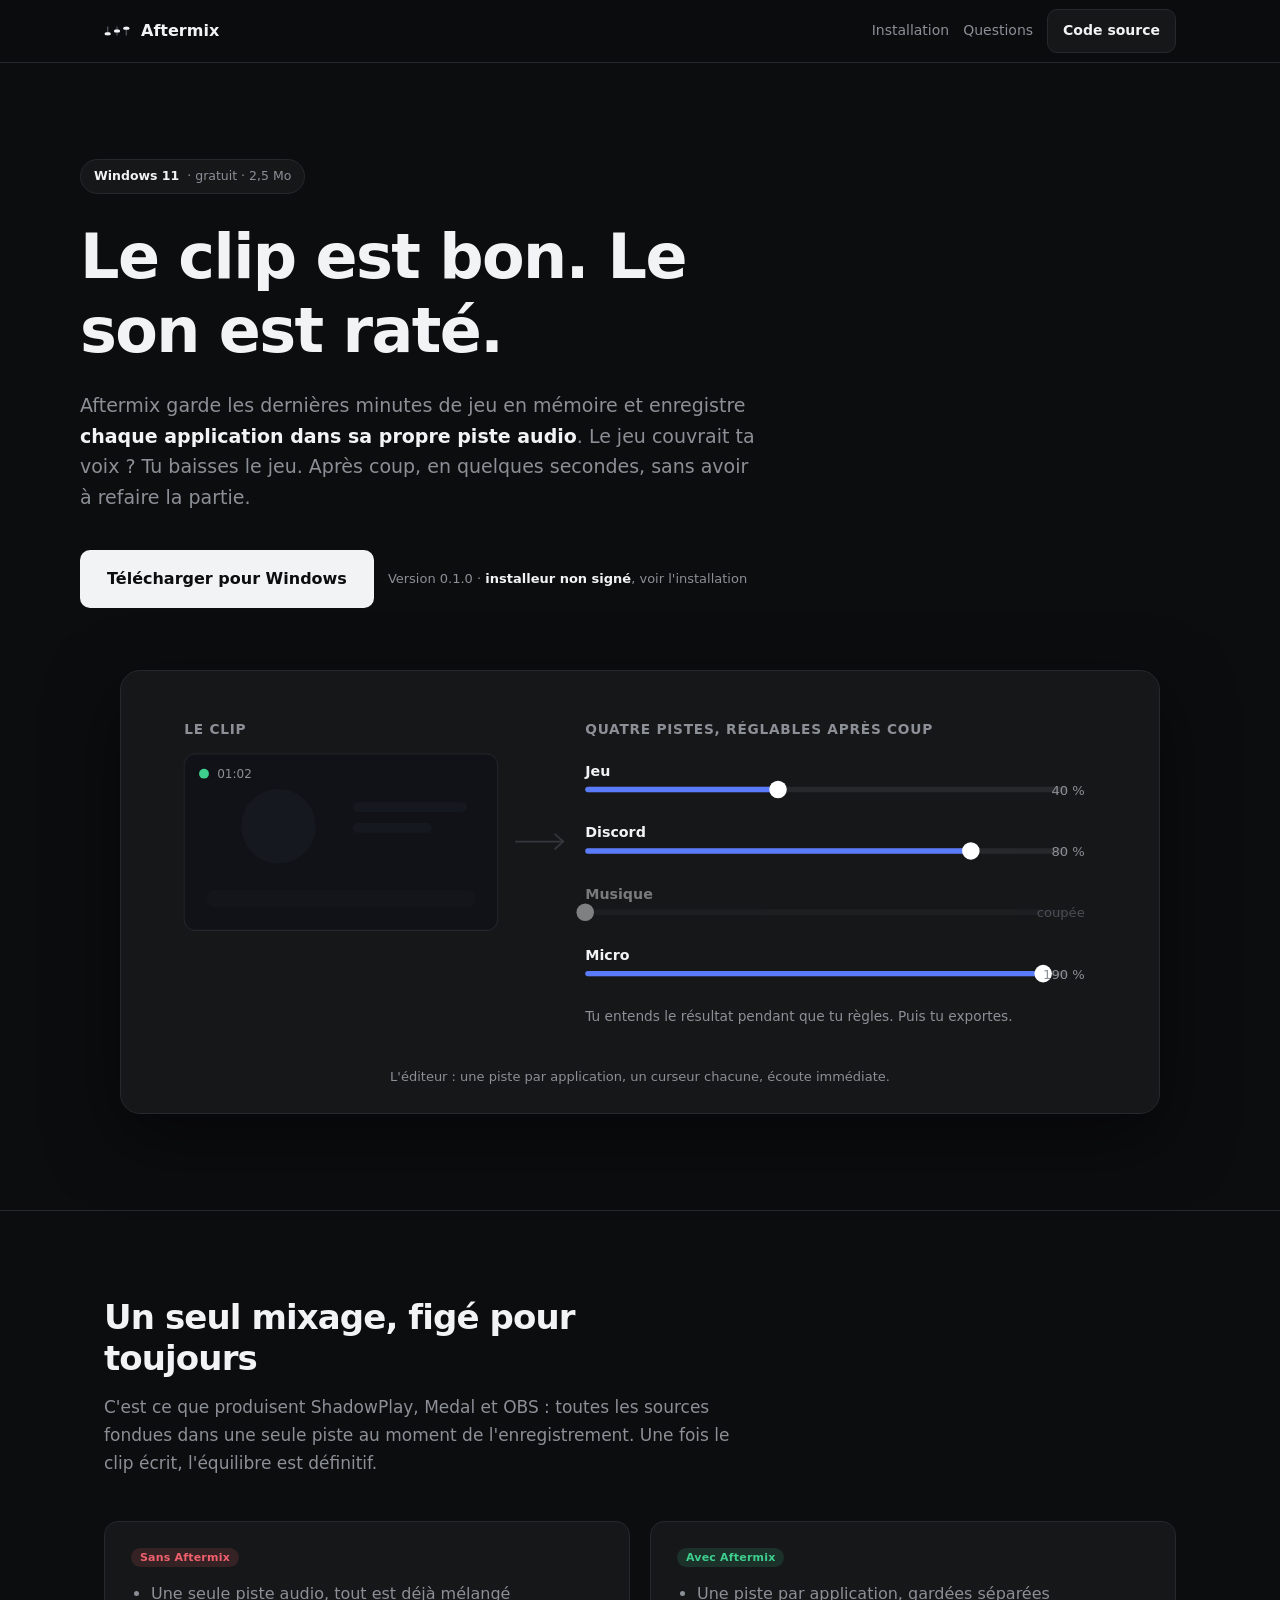
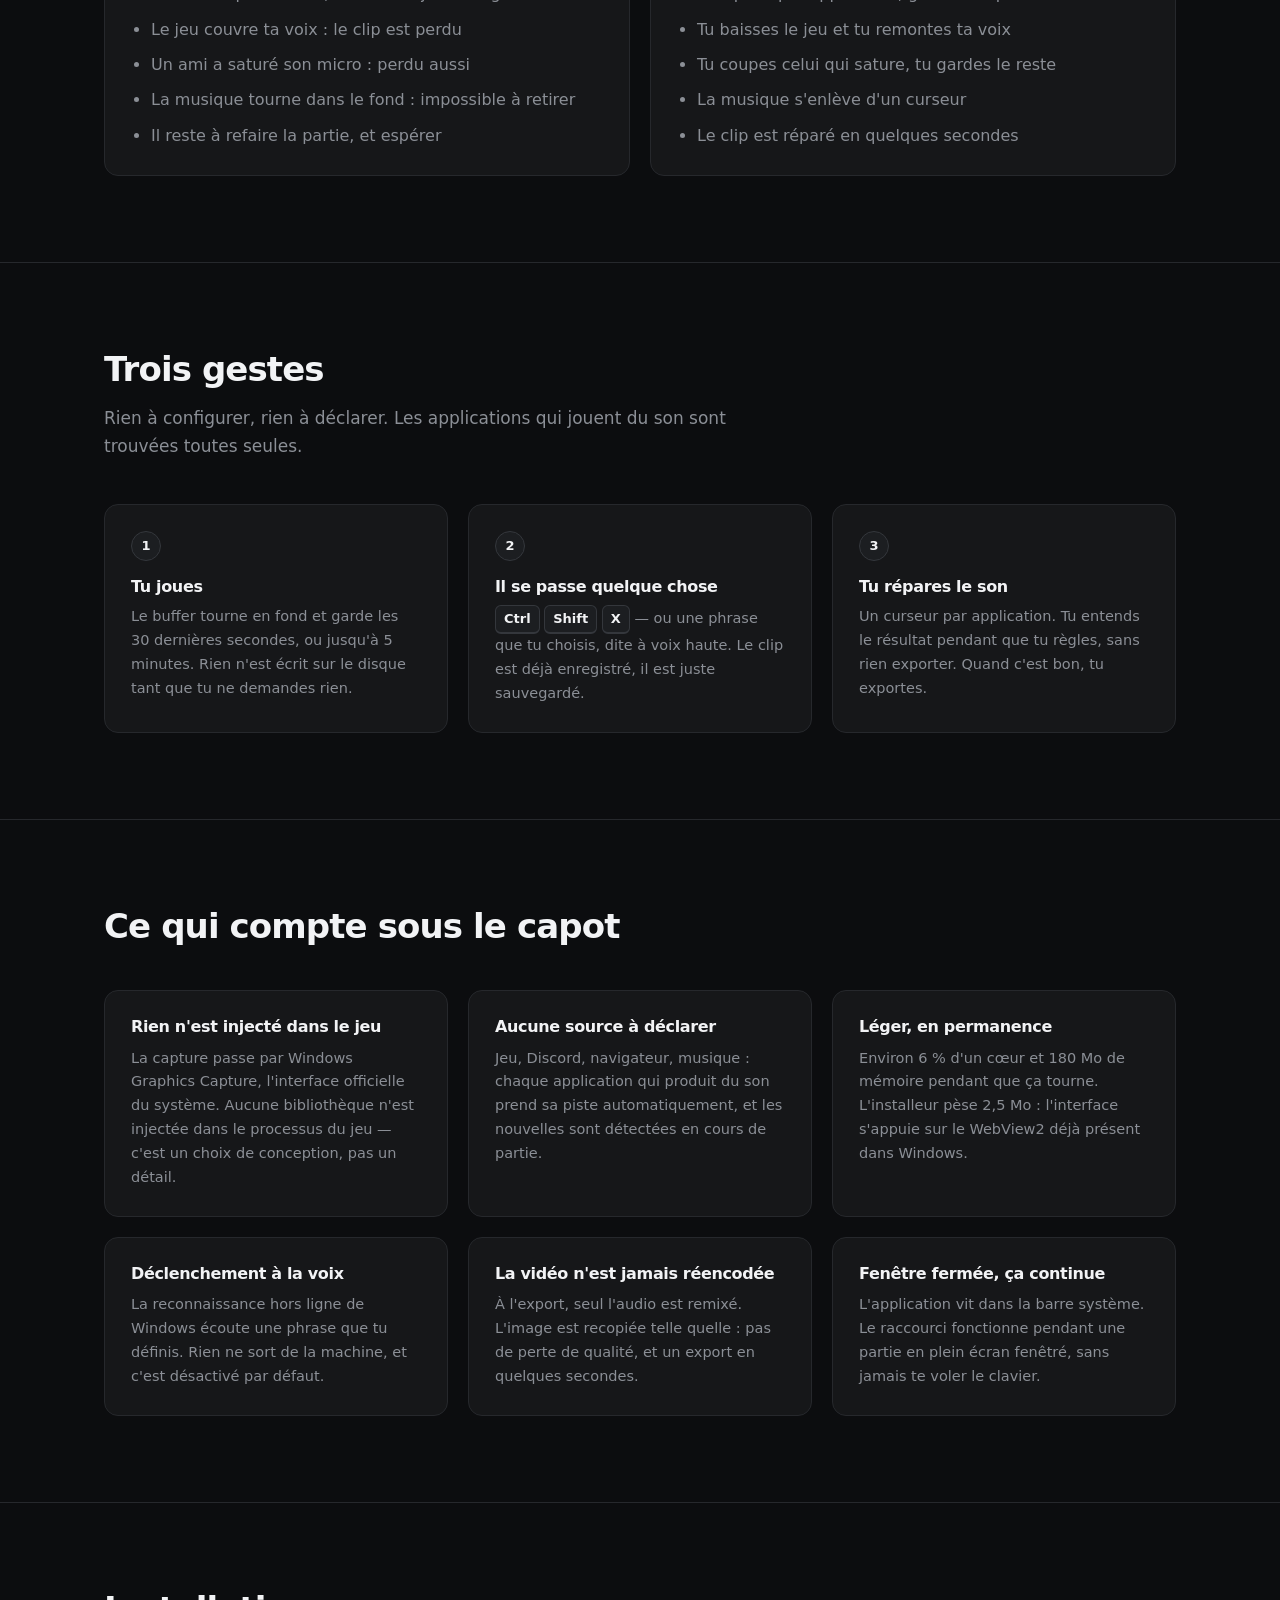
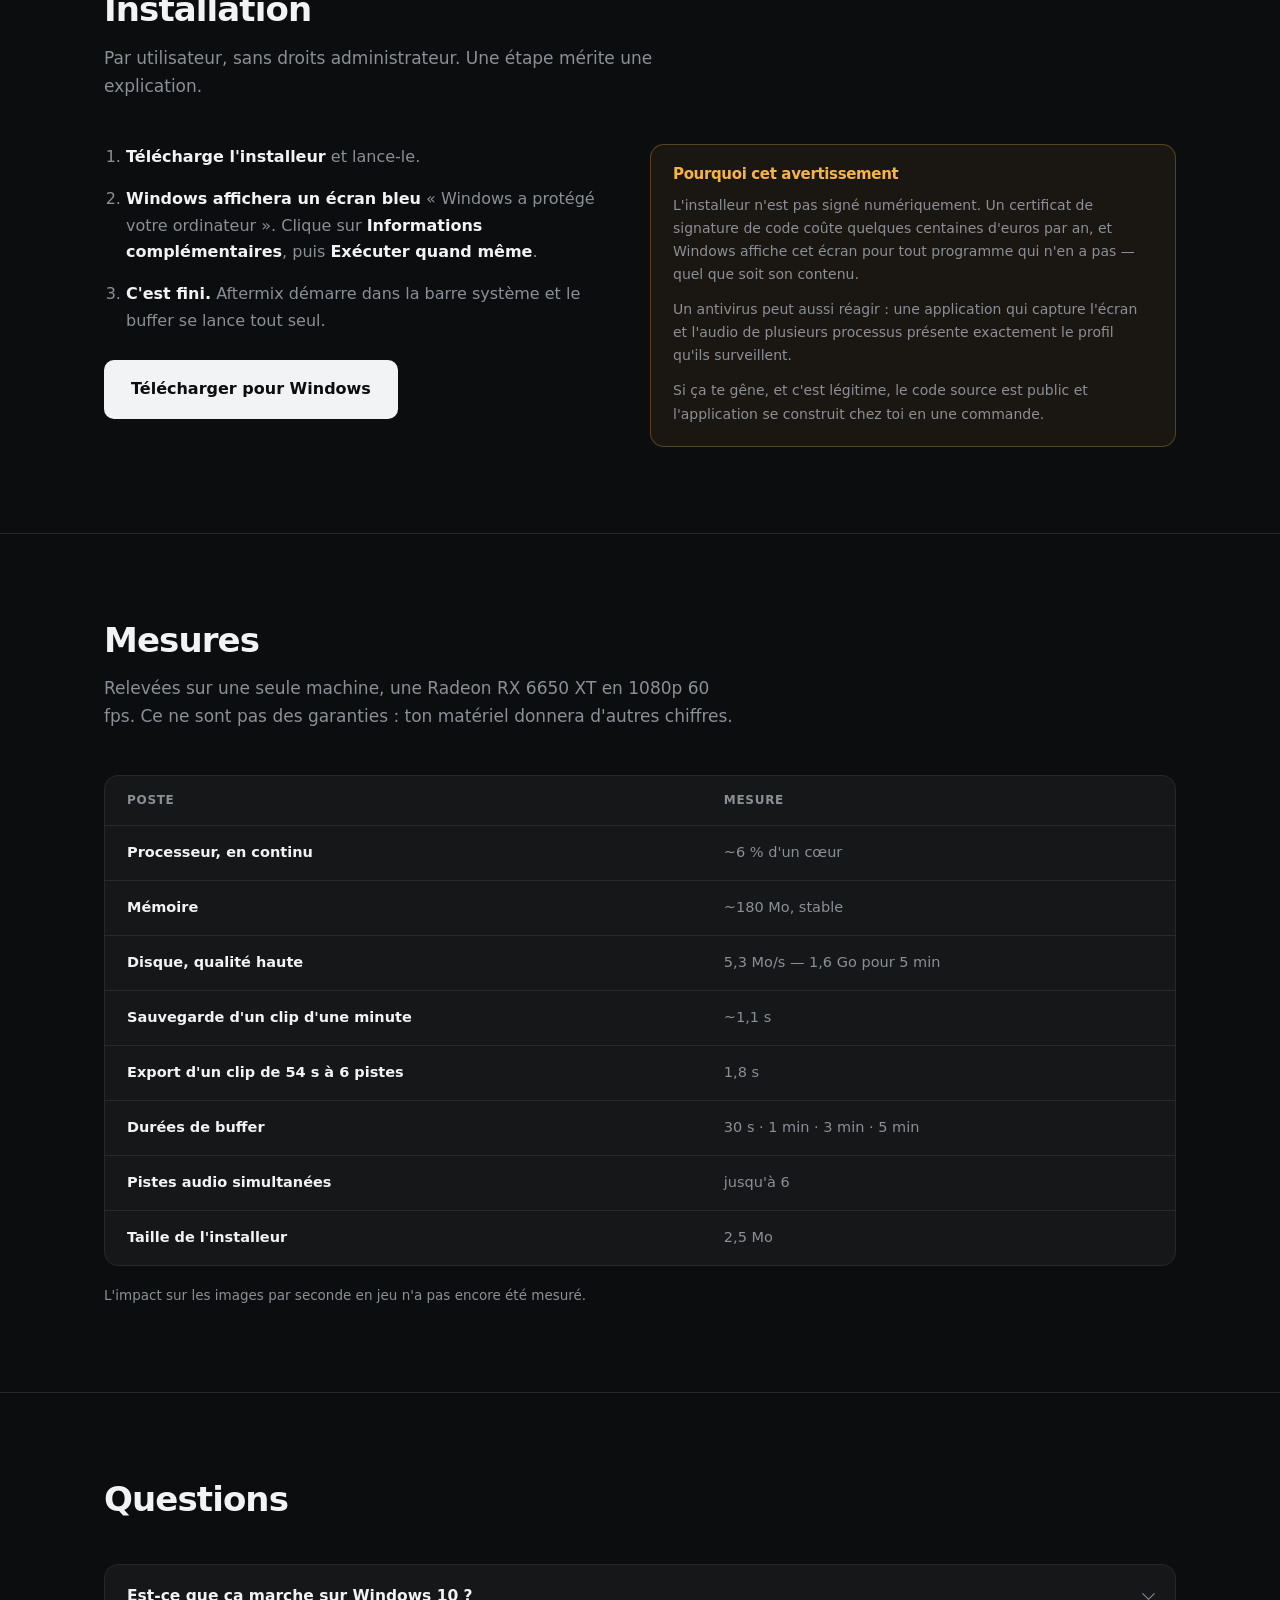
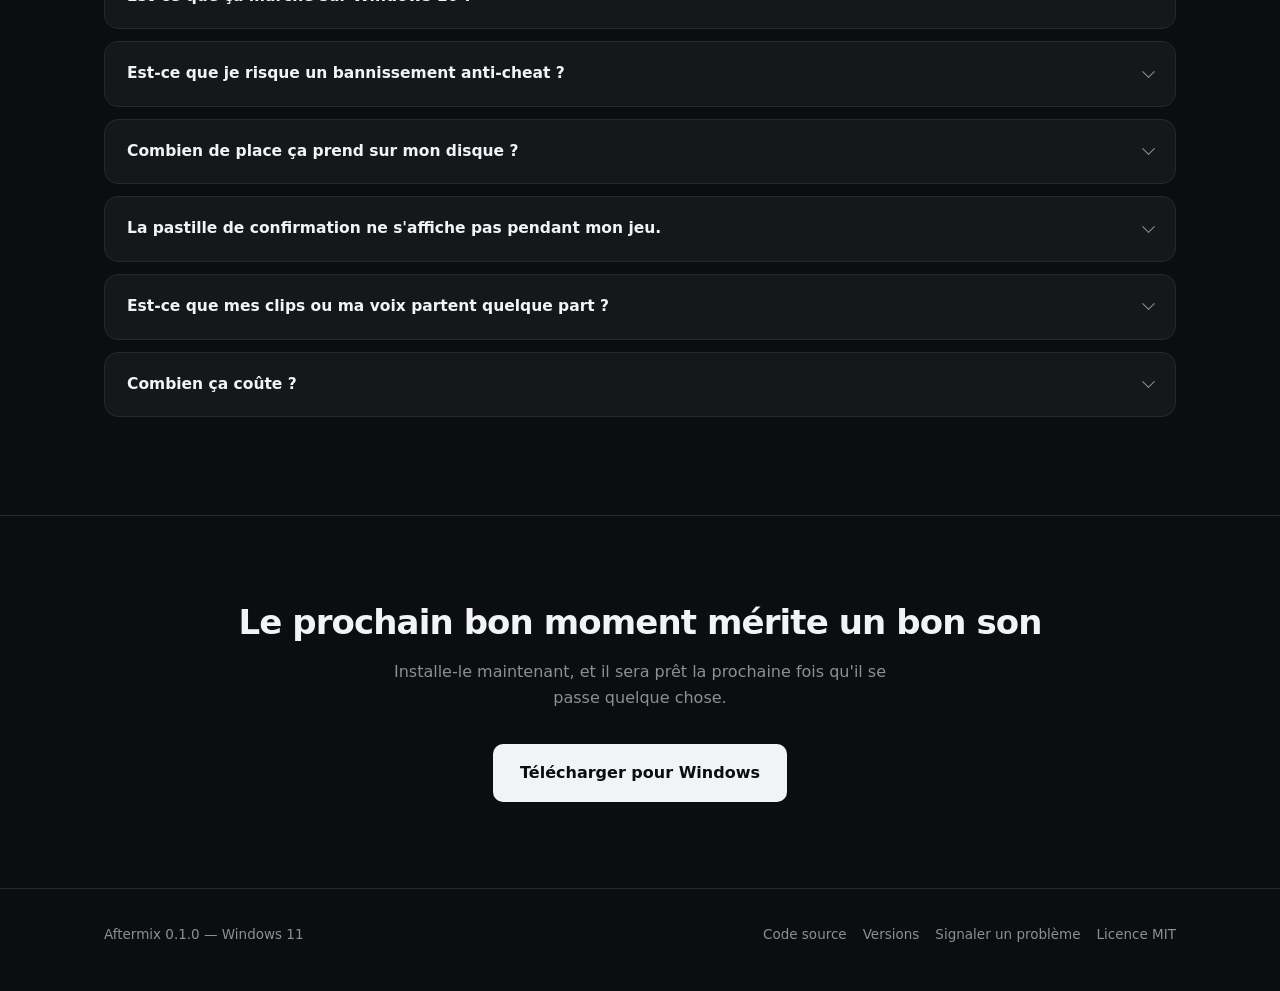
<file: docs/index.html>
<!doctype html>
<html lang="fr">
<head>
<meta charset="utf-8" />
<meta name="viewport" content="width=device-width, initial-scale=1" />
<title>Aftermix — répare le son de tes clips après coup</title>
<meta name="description" content="Buffer de jeu qui enregistre chaque application dans une piste audio séparée. Le jeu couvrait ta voix ? Baisse-le. Après." />
<link rel="icon" href="icon.svg" type="image/svg+xml" />
<meta property="og:title" content="Aftermix" />
<meta property="og:description" content="Le clip est bon. Le son est raté. Répare-le après coup." />
<meta property="og:type" content="website" />
<style>
:root {
  --bg: #0c0d0f;
  --surface: #161719;
  --surface-2: #1c1e21;
  --border: #26282c;
  --border-strong: #34373c;
  --text: #f2f3f5;
  --text-dim: #8b8f96;
  --accent: #5b7cfa;
  --live: #3ecf8e;
  --warn: #f5b544;
  --danger: #f0616d;
  --radius-sm: 10px;
  --radius: 14px;
  --radius-lg: 20px;
  --ease: cubic-bezier(0.32, 0.72, 0, 1);
  --ease-out: cubic-bezier(0.16, 1, 0.3, 1);
  --shell: 1120px;
}

* { box-sizing: border-box; }

html { scroll-behavior: smooth; }

body {
  margin: 0;
  background: var(--bg);
  color: var(--text);
  font: 16px/1.65 "Segoe UI Variable Display", "Segoe UI", system-ui, -apple-system, sans-serif;
  -webkit-font-smoothing: antialiased;
}

h1, h2, h3 { letter-spacing: -0.35px; font-weight: 650; margin: 0; line-height: 1.2; }
p { margin: 0; }
a { color: inherit; }

.shell {
  width: 100%;
  max-width: var(--shell);
  margin-inline: auto;
  padding-inline: 24px;
}

/* ───────────────────────────── en-tête ───────────────────────────── */

header {
  position: sticky;
  top: 0;
  z-index: 10;
  background: rgba(12, 13, 15, 0.86);
  backdrop-filter: blur(14px);
  border-bottom: 1px solid var(--border);
}
.header-inner {
  display: flex;
  align-items: center;
  gap: 14px;
  height: 62px;
}
.brand { display: flex; align-items: center; gap: 11px; font-size: 16px; font-weight: 650; }
.brand svg { width: 26px; height: 12px; flex: none; }
.brand .rails { fill: #4a4e56; }
.brand .caps { fill: var(--text); }
.header-inner .spacer { flex: 1; }
.header-link {
  color: var(--text-dim);
  text-decoration: none;
  font-size: 14px;
  transition: color 0.18s var(--ease);
}
.header-link:hover { color: var(--text); }

/* ───────────────────────────── boutons ───────────────────────────── */

.btn {
  display: inline-flex;
  align-items: center;
  justify-content: center;
  gap: 9px;
  padding: 13px 22px;
  border-radius: var(--radius-sm);
  border: 1px solid var(--border);
  background: var(--surface);
  color: var(--text);
  font: inherit;
  font-size: 15px;
  font-weight: 550;
  text-decoration: none;
  transition: background 0.18s var(--ease), transform 0.12s var(--ease),
              border-color 0.18s var(--ease), box-shadow 0.18s var(--ease);
}
.btn:hover { background: var(--surface-2); border-color: var(--border-strong); }
.btn:active { transform: scale(0.975); }
.btn:focus-visible { outline: 2px solid var(--accent); outline-offset: 3px; }

/* L'action principale est blanche : sur fond sombre rien ne ressort davantage,
   et cela évite le bouton coloré saturé qui date une interface. */
.btn.primary {
  background: #f2f3f5;
  color: #0c0d0f;
  border-color: transparent;
  font-weight: 620;
  padding: 15px 26px;
  font-size: 16px;
}
.btn.primary:hover { background: #fff; box-shadow: 0 6px 22px rgba(0, 0, 0, 0.5); }
.btn.small { padding: 9px 15px; font-size: 14px; }

/* ────────────────────────────── hero ─────────────────────────────── */

.hero { padding: 96px 0 80px; }
.eyebrow {
  display: inline-flex;
  align-items: center;
  gap: 8px;
  padding: 6px 13px;
  border-radius: 999px;
  border: 1px solid var(--border);
  background: var(--surface);
  font-size: 12.5px;
  color: var(--text-dim);
  margin-bottom: 26px;
}
.eyebrow b { color: var(--text); font-weight: 600; }
.hero h1 {
  font-size: clamp(38px, 6.2vw, 62px);
  max-width: 15ch;
  letter-spacing: -1.6px;
  font-weight: 680;
}
.hero .lede {
  margin-top: 22px;
  max-width: 56ch;
  font-size: clamp(16px, 2vw, 19px);
  color: var(--text-dim);
  line-height: 1.6;
}
.hero .lede b { color: var(--text); font-weight: 600; }
.cta { display: flex; flex-wrap: wrap; align-items: center; gap: 14px; margin-top: 38px; }
.cta-note { font-size: 13px; color: var(--text-dim); }
.cta-note b { color: var(--text); font-weight: 600; }

/* ───────────────────────── schéma du mixeur ──────────────────────── */

.stage {
  margin-top: 62px;
  padding: 26px;
  border-radius: var(--radius-lg);
  border: 1px solid var(--border);
  background: var(--surface);
  box-shadow: 0 24px 70px rgba(0, 0, 0, 0.5);
}
.stage svg { width: 100%; height: auto; display: block; }
.stage figcaption {
  margin-top: 18px;
  font-size: 13px;
  color: var(--text-dim);
  text-align: center;
}

/* ───────────────────────────── sections ──────────────────────────── */

section { padding: 86px 0; border-top: 1px solid var(--border); }
.section-head { max-width: 62ch; margin-bottom: 44px; }
.section-head h2 { font-size: clamp(26px, 3.6vw, 34px); letter-spacing: -0.9px; }
.section-head p { margin-top: 14px; color: var(--text-dim); font-size: 17px; }

.split { display: grid; grid-template-columns: 1fr 1fr; gap: 20px; }
.panel {
  padding: 26px;
  border-radius: var(--radius);
  border: 1px solid var(--border);
  background: var(--surface);
}
.panel h3 { font-size: 17px; margin-bottom: 14px; display: flex; align-items: center; gap: 10px; }
.panel ul { margin: 0; padding-left: 20px; color: var(--text-dim); }
.panel li { margin-bottom: 9px; }
.panel li:last-child { margin-bottom: 0; }
.tag {
  font-size: 11px;
  font-weight: 600;
  padding: 3px 9px;
  border-radius: 999px;
  letter-spacing: 0.2px;
}
.tag.before { background: rgba(240, 97, 109, 0.14); color: var(--danger); }
.tag.after { background: rgba(62, 207, 142, 0.14); color: var(--live); }

/* étapes */
.steps { display: grid; grid-template-columns: repeat(3, 1fr); gap: 20px; counter-reset: step; }
.step {
  padding: 26px;
  border-radius: var(--radius);
  border: 1px solid var(--border);
  background: var(--surface);
}
.step-num {
  width: 30px; height: 30px;
  display: grid; place-items: center;
  border-radius: 50%;
  background: var(--surface-2);
  border: 1px solid var(--border-strong);
  font-size: 13px;
  font-weight: 650;
  margin-bottom: 16px;
}
.step h3 { font-size: 16px; margin-bottom: 9px; }
.step p { color: var(--text-dim); font-size: 14.5px; }
kbd {
  display: inline-block;
  padding: 2px 8px;
  border-radius: 6px;
  background: var(--surface-2);
  border: 1px solid var(--border-strong);
  border-bottom-width: 2px;
  font: inherit;
  font-size: 13px;
  font-weight: 600;
  color: var(--text);
}

/* atouts */
.cards { display: grid; grid-template-columns: repeat(auto-fit, minmax(260px, 1fr)); gap: 20px; }
.card {
  padding: 26px;
  border-radius: var(--radius);
  border: 1px solid var(--border);
  background: var(--surface);
  transition: border-color 0.2s var(--ease), transform 0.2s var(--ease);
}
.card:hover { border-color: var(--border-strong); transform: translateY(-3px); }
.card h3 { font-size: 16px; margin-bottom: 10px; }
.card p { color: var(--text-dim); font-size: 14.5px; }

/* installation */
.install { display: grid; grid-template-columns: 1fr 1fr; gap: 20px; align-items: start; }
.install ol { margin: 0; padding-left: 22px; }
.install li { margin-bottom: 16px; color: var(--text-dim); }
.install li b { color: var(--text); font-weight: 600; }
.notice {
  padding: 20px 22px;
  border-radius: var(--radius);
  border: 1px solid rgba(245, 181, 68, 0.28);
  background: rgba(245, 181, 68, 0.06);
}
.notice h3 { font-size: 15px; color: var(--warn); margin-bottom: 11px; }
.notice p { font-size: 14px; color: var(--text-dim); margin-bottom: 12px; }
.notice p:last-child { margin-bottom: 0; }

/* mesures */
.specs {
  border: 1px solid var(--border);
  border-radius: var(--radius);
  overflow: hidden;
  background: var(--surface);
}
.specs-scroll { overflow-x: auto; }
table { width: 100%; border-collapse: collapse; font-size: 14.5px; min-width: 460px; }
th, td { text-align: left; padding: 15px 22px; border-bottom: 1px solid var(--border); }
th { font-size: 12px; text-transform: uppercase; letter-spacing: 0.7px; color: var(--text-dim); font-weight: 600; }
tr:last-child td { border-bottom: none; }
td:last-child { font-variant-numeric: tabular-nums; color: var(--text-dim); }
td:first-child { font-weight: 550; }

/* FAQ */
details {
  border: 1px solid var(--border);
  border-radius: var(--radius);
  background: var(--surface);
  margin-bottom: 12px;
  overflow: hidden;
}
summary {
  padding: 19px 22px;
  cursor: pointer;
  font-weight: 550;
  font-size: 15.5px;
  list-style: none;
  display: flex;
  align-items: center;
  justify-content: space-between;
  gap: 16px;
  transition: background 0.18s var(--ease);
}
summary::-webkit-details-marker { display: none; }
summary:hover { background: var(--surface-2); }
summary:focus-visible { outline: 2px solid var(--accent); outline-offset: -2px; }
summary::after {
  content: "";
  width: 8px; height: 8px; flex: none;
  border-right: 1.8px solid var(--text-dim);
  border-bottom: 1.8px solid var(--text-dim);
  transform: rotate(45deg) translate(-2px, -2px);
  transition: transform 0.22s var(--ease);
}
details[open] summary::after { transform: rotate(225deg) translate(-2px, -2px); }
details p { padding: 0 22px 20px; color: var(--text-dim); font-size: 14.5px; }
details p + p { padding-top: 0; margin-top: -8px; }

/* fin */
.closing { text-align: center; }
.closing h2 { font-size: clamp(26px, 3.6vw, 34px); letter-spacing: -0.9px; }
.closing p { margin: 16px auto 32px; max-width: 50ch; color: var(--text-dim); }

footer {
  border-top: 1px solid var(--border);
  padding: 34px 0 46px;
  font-size: 13.5px;
  color: var(--text-dim);
}
.footer-inner { display: flex; flex-wrap: wrap; gap: 16px; align-items: center; }
.footer-inner .spacer { flex: 1; }
footer a { color: var(--text-dim); text-decoration: none; transition: color 0.18s var(--ease); }
footer a:hover { color: var(--text); }

/* entrées : discrètes, et supprimées si le système le demande */
@keyframes rise-in {
  from { opacity: 0; transform: translateY(14px); }
  to   { opacity: 1; transform: none; }
}
.hero > * { animation: rise-in 0.6s var(--ease-out) backwards; }
.hero .lede { animation-delay: 0.06s; }
.hero .cta { animation-delay: 0.12s; }
.hero .stage { animation-delay: 0.18s; }

@media (max-width: 860px) {
  .split, .install, .steps { grid-template-columns: 1fr; }
  .hero { padding: 62px 0 56px; }
  section { padding: 62px 0; }
  .btn.primary { width: 100%; }
  .cta { gap: 12px; }
}

@media (prefers-reduced-motion: reduce) {
  html { scroll-behavior: auto; }
  *, *::before, *::after {
    animation-duration: 0.01ms !important;
    animation-iteration-count: 1 !important;
    transition-duration: 0.01ms !important;
  }
}
</style>
</head>
<body>

<header>
  <div class="shell header-inner">
    <span class="brand">
      <svg viewBox="0 0 44 20" aria-hidden="true">
        <g class="rails">
          <rect x="5" y="2" width="2.4" height="16" rx="1.2"/>
          <rect x="20.8" y="2" width="2.4" height="16" rx="1.2"/>
          <rect x="36.6" y="2" width="2.4" height="16" rx="1.2"/>
        </g>
        <g class="caps">
          <rect x="1" y="12.2" width="10.4" height="5.2" rx="2.6"/>
          <rect x="16.8" y="7.4" width="10.4" height="5.2" rx="2.6"/>
          <rect x="32.6" y="2.6" width="10.4" height="5.2" rx="2.6"/>
        </g>
      </svg>
      Aftermix
    </span>
    <div class="spacer"></div>
    <a class="header-link" href="#installation">Installation</a>
    <a class="header-link" href="#faq">Questions</a>
    <a class="btn small" href="https://github.com/XCchxms/aftermix">Code source</a>
  </div>
</header>

<main>

<div class="shell hero">
  <span class="eyebrow"><b>Windows 11</b> · gratuit · 2,5 Mo</span>
  <h1>Le clip est bon. Le son est raté.</h1>
  <p class="lede">
    Aftermix garde les dernières minutes de jeu en mémoire et enregistre
    <b>chaque application dans sa propre piste audio</b>. Le jeu couvrait ta
    voix ? Tu baisses le jeu. Après coup, en quelques secondes, sans avoir à
    refaire la partie.
  </p>

  <div class="cta">
    <!-- `releases/latest/download/` vise la dernière release quel que soit son
         tag. Une URL construite sur le tag avait déjà cassé une fois : la
         release publiée portait `Aftermix` et non `v0.1.0`, et le bouton
         renvoyait un 404.
         ⚠️ Le nom du fichier, lui, reste à mettre à jour à chaque version. -->
    <a class="btn primary" id="download"
       href="https://github.com/XCchxms/aftermix/releases/latest/download/Aftermix_0.1.0_x64-setup.exe">
      Télécharger pour Windows
    </a>
    <span class="cta-note">
      Version 0.1.0 · <b>installeur non signé</b>, voir l'installation
    </span>
  </div>

  <figure class="stage">
    <svg viewBox="0 0 900 320" role="img"
         aria-label="Schéma : un clip enregistré, décomposé en quatre pistes audio réglables — Jeu, Discord, Musique et Micro — chacune avec son propre curseur.">
      <defs>
        <clipPath id="screen"><rect x="34" y="52" width="286" height="161" rx="9"/></clipPath>
      </defs>

      <!-- le clip -->
      <text x="34" y="34" fill="#8b8f96" font-family="inherit" font-size="12.5" font-weight="600" letter-spacing="0.7">LE CLIP</text>
      <rect x="34" y="52" width="286" height="161" rx="10" fill="#0c0d0f" stroke="#26282c"/>
      <g clip-path="url(#screen)" opacity="0.5">
        <rect x="34" y="52" width="286" height="161" fill="#141821"/>
        <circle cx="120" cy="118" r="34" fill="#1e2430"/>
        <rect x="188" y="96" width="104" height="9" rx="4.5" fill="#1e2430"/>
        <rect x="188" y="115" width="72" height="9" rx="4.5" fill="#1e2430"/>
        <rect x="54" y="176" width="246" height="16" rx="8" fill="#1a1f28"/>
      </g>
      <circle cx="52" cy="70" r="4.5" fill="#3ecf8e"/>
      <text x="64" y="74" fill="#8b8f96" font-family="inherit" font-size="11">01:02</text>

      <!-- flèche -->
      <g stroke="#34373c" stroke-width="1.6" fill="none">
        <path d="M336 132 h44"/>
        <path d="m372 125 8 7-8 7"/>
      </g>

      <!-- les pistes -->
      <text x="400" y="34" fill="#8b8f96" font-family="inherit" font-size="12.5" font-weight="600" letter-spacing="0.7">QUATRE PISTES, RÉGLABLES APRÈS COUP</text>

      <!-- Jeu : trop fort, on le baisse -->
      <g>
        <text x="400" y="72" fill="#f2f3f5" font-family="inherit" font-size="13" font-weight="550">Jeu</text>
        <rect x="400" y="82" width="440" height="5" rx="2.5" fill="#26282c"/>
        <rect x="400" y="82" width="176" height="5" rx="2.5" fill="#5b7cfa"/>
        <circle cx="576" cy="84.5" r="8" fill="#fff"/>
        <text x="856" y="89" fill="#8b8f96" font-family="inherit" font-size="12" text-anchor="end">40 %</text>
      </g>

      <!-- Discord -->
      <g>
        <text x="400" y="128" fill="#f2f3f5" font-family="inherit" font-size="13" font-weight="550">Discord</text>
        <rect x="400" y="138" width="440" height="5" rx="2.5" fill="#26282c"/>
        <rect x="400" y="138" width="352" height="5" rx="2.5" fill="#5b7cfa"/>
        <circle cx="752" cy="140.5" r="8" fill="#fff"/>
        <text x="856" y="145" fill="#8b8f96" font-family="inherit" font-size="12" text-anchor="end">80 %</text>
      </g>

      <!-- Musique : coupée -->
      <g opacity="0.45">
        <text x="400" y="184" fill="#f2f3f5" font-family="inherit" font-size="13" font-weight="550">Musique</text>
        <rect x="400" y="194" width="440" height="5" rx="2.5" fill="#26282c"/>
        <circle cx="400" cy="196.5" r="8" fill="#fff"/>
        <text x="856" y="201" fill="#8b8f96" font-family="inherit" font-size="12" text-anchor="end">coupée</text>
      </g>

      <!-- Micro : remonté au-delà de 100 % -->
      <g>
        <text x="400" y="240" fill="#f2f3f5" font-family="inherit" font-size="13" font-weight="550">Micro</text>
        <rect x="400" y="250" width="440" height="5" rx="2.5" fill="#26282c"/>
        <rect x="400" y="250" width="418" height="5" rx="2.5" fill="#5b7cfa"/>
        <circle cx="818" cy="252.5" r="8" fill="#fff"/>
        <text x="856" y="257" fill="#8b8f96" font-family="inherit" font-size="12" text-anchor="end">190 %</text>
      </g>

      <text x="400" y="296" fill="#8b8f96" font-family="inherit" font-size="12.5">
        Tu entends le résultat pendant que tu règles. Puis tu exportes.
      </text>
    </svg>
    <figcaption>L'éditeur : une piste par application, un curseur chacune, écoute immédiate.</figcaption>
  </figure>
</div>

<section id="pourquoi">
  <div class="shell">
    <div class="section-head">
      <h2>Un seul mixage, figé pour toujours</h2>
      <p>
        C'est ce que produisent ShadowPlay, Medal et OBS : toutes les sources
        fondues dans une seule piste au moment de l'enregistrement. Une fois le
        clip écrit, l'équilibre est définitif.
      </p>
    </div>
    <div class="split">
      <div class="panel">
        <h3><span class="tag before">Sans Aftermix</span></h3>
        <ul>
          <li>Une seule piste audio, tout est déjà mélangé</li>
          <li>Le jeu couvre ta voix : le clip est perdu</li>
          <li>Un ami a saturé son micro : perdu aussi</li>
          <li>La musique tourne dans le fond : impossible à retirer</li>
          <li>Il reste à refaire la partie, et espérer</li>
        </ul>
      </div>
      <div class="panel">
        <h3><span class="tag after">Avec Aftermix</span></h3>
        <ul>
          <li>Une piste par application, gardées séparées</li>
          <li>Tu baisses le jeu et tu remontes ta voix</li>
          <li>Tu coupes celui qui sature, tu gardes le reste</li>
          <li>La musique s'enlève d'un curseur</li>
          <li>Le clip est réparé en quelques secondes</li>
        </ul>
      </div>
    </div>
  </div>
</section>

<section id="comment">
  <div class="shell">
    <div class="section-head">
      <h2>Trois gestes</h2>
      <p>Rien à configurer, rien à déclarer. Les applications qui jouent du son sont trouvées toutes seules.</p>
    </div>
    <div class="steps">
      <div class="step">
        <div class="step-num">1</div>
        <h3>Tu joues</h3>
        <p>
          Le buffer tourne en fond et garde les 30 dernières secondes, ou
          jusqu'à 5 minutes. Rien n'est écrit sur le disque tant que tu ne
          demandes rien.
        </p>
      </div>
      <div class="step">
        <div class="step-num">2</div>
        <h3>Il se passe quelque chose</h3>
        <p>
          <kbd>Ctrl</kbd> <kbd>Shift</kbd> <kbd>X</kbd> — ou une phrase que tu
          choisis, dite à voix haute. Le clip est déjà enregistré, il est juste
          sauvegardé.
        </p>
      </div>
      <div class="step">
        <div class="step-num">3</div>
        <h3>Tu répares le son</h3>
        <p>
          Un curseur par application. Tu entends le résultat pendant que tu
          règles, sans rien exporter. Quand c'est bon, tu exportes.
        </p>
      </div>
    </div>
  </div>
</section>

<section id="atouts">
  <div class="shell">
    <div class="section-head">
      <h2>Ce qui compte sous le capot</h2>
    </div>
    <div class="cards">
      <div class="card">
        <h3>Rien n'est injecté dans le jeu</h3>
        <p>
          La capture passe par Windows Graphics Capture, l'interface officielle
          du système. Aucune bibliothèque n'est injectée dans le processus du
          jeu — c'est un choix de conception, pas un détail.
        </p>
      </div>
      <div class="card">
        <h3>Aucune source à déclarer</h3>
        <p>
          Jeu, Discord, navigateur, musique : chaque application qui produit du
          son prend sa piste automatiquement, et les nouvelles sont détectées
          en cours de partie.
        </p>
      </div>
      <div class="card">
        <h3>Léger, en permanence</h3>
        <p>
          Environ 6 % d'un cœur et 180 Mo de mémoire pendant que ça tourne.
          L'installeur pèse 2,5 Mo : l'interface s'appuie sur le WebView2 déjà
          présent dans Windows.
        </p>
      </div>
      <div class="card">
        <h3>Déclenchement à la voix</h3>
        <p>
          La reconnaissance hors ligne de Windows écoute une phrase que tu
          définis. Rien ne sort de la machine, et c'est désactivé par défaut.
        </p>
      </div>
      <div class="card">
        <h3>La vidéo n'est jamais réencodée</h3>
        <p>
          À l'export, seul l'audio est remixé. L'image est recopiée telle
          quelle : pas de perte de qualité, et un export en quelques secondes.
        </p>
      </div>
      <div class="card">
        <h3>Fenêtre fermée, ça continue</h3>
        <p>
          L'application vit dans la barre système. Le raccourci fonctionne
          pendant une partie en plein écran fenêtré, sans jamais te voler le
          clavier.
        </p>
      </div>
    </div>
  </div>
</section>

<section id="installation">
  <div class="shell">
    <div class="section-head">
      <h2>Installation</h2>
      <p>Par utilisateur, sans droits administrateur. Une étape mérite une explication.</p>
    </div>
    <div class="install">
      <div>
        <ol>
          <li>
            <b>Télécharge l'installeur</b> et lance-le.
          </li>
          <li>
            <b>Windows affichera un écran bleu</b> « Windows a protégé votre
            ordinateur ». Clique sur <b>Informations complémentaires</b>, puis
            <b>Exécuter quand même</b>.
          </li>
          <li>
            <b>C'est fini.</b> Aftermix démarre dans la barre système et le
            buffer se lance tout seul.
          </li>
        </ol>
        <a class="btn primary" href="#download" style="margin-top:10px">Télécharger pour Windows</a>
      </div>

      <aside class="notice">
        <h3>Pourquoi cet avertissement</h3>
        <p>
          L'installeur n'est pas signé numériquement. Un certificat de signature
          de code coûte quelques centaines d'euros par an, et Windows affiche
          cet écran pour tout programme qui n'en a pas — quel que soit son
          contenu.
        </p>
        <p>
          Un antivirus peut aussi réagir : une application qui capture l'écran
          et l'audio de plusieurs processus présente exactement le profil qu'ils
          surveillent.
        </p>
        <p>
          Si ça te gêne, et c'est légitime, le code source est public et
          l'application se construit chez toi en une commande.
        </p>
      </aside>
    </div>
  </div>
</section>

<section id="mesures">
  <div class="shell">
    <div class="section-head">
      <h2>Mesures</h2>
      <p>
        Relevées sur une seule machine, une Radeon RX 6650 XT en 1080p 60 fps.
        Ce ne sont pas des garanties : ton matériel donnera d'autres chiffres.
      </p>
    </div>
    <div class="specs">
      <div class="specs-scroll">
        <table>
          <thead>
            <tr><th scope="col">Poste</th><th scope="col">Mesure</th></tr>
          </thead>
          <tbody>
            <tr><td>Processeur, en continu</td><td>~6 % d'un cœur</td></tr>
            <tr><td>Mémoire</td><td>~180 Mo, stable</td></tr>
            <tr><td>Disque, qualité haute</td><td>5,3 Mo/s — 1,6 Go pour 5 min</td></tr>
            <tr><td>Sauvegarde d'un clip d'une minute</td><td>~1,1 s</td></tr>
            <tr><td>Export d'un clip de 54 s à 6 pistes</td><td>1,8 s</td></tr>
            <tr><td>Durées de buffer</td><td>30 s · 1 min · 3 min · 5 min</td></tr>
            <tr><td>Pistes audio simultanées</td><td>jusqu'à 6</td></tr>
            <tr><td>Taille de l'installeur</td><td>2,5 Mo</td></tr>
          </tbody>
        </table>
      </div>
    </div>
    <p style="margin-top:18px; font-size:13.5px; color:var(--text-dim)">
      L'impact sur les images par seconde en jeu n'a pas encore été mesuré.
    </p>
  </div>
</section>

<section id="faq">
  <div class="shell">
    <div class="section-head"><h2>Questions</h2></div>

    <details>
      <summary>Est-ce que ça marche sur Windows 10 ?</summary>
      <p>
        Non, Windows 11 uniquement. Aftermix s'appuie sur la capture audio par
        processus, qui n'existe pas sur Windows 10 — et c'est précisément ce qui
        permet de séparer les pistes. Sans elle, il n'y aurait plus de produit.
      </p>
    </details>

    <details>
      <summary>Est-ce que je risque un bannissement anti-cheat ?</summary>
      <p>
        Aftermix n'injecte rien dans le jeu et ne lit pas sa mémoire. La capture
        passe par Windows Graphics Capture, l'interface fournie par le système
        et utilisée par le partage d'écran de Teams ou de Discord.
      </p>
      <p>
        Cela dit, aucun éditeur ne délivre de garantie sur ce sujet, et je ne
        peux pas t'en donner une non plus. Le code est public si tu veux
        vérifier ce qu'il fait.
      </p>
    </details>

    <details>
      <summary>Combien de place ça prend sur mon disque ?</summary>
      <p>
        Le buffer occupe en continu ce que tu lui alloues : environ 1,6 Go pour
        5 minutes en qualité haute, nettement moins en qualité légère. Cet
        espace est réutilisé en boucle, il ne grossit pas. Seuls les clips que
        tu sauvegardes sont conservés.
      </p>
    </details>

    <details>
      <summary>La pastille de confirmation ne s'affiche pas pendant mon jeu.</summary>
      <p>
        En plein écran <b>exclusif</b>, aucune fenêtre ne peut se superposer au
        jeu : c'est une limite de Windows. Y parvenir demanderait d'injecter un
        élément dans le moteur de rendu du jeu, ce qu'Aftermix s'interdit.
      </p>
      <p>
        Le clip est bien enregistré malgré tout, et la notification reste dans
        le centre de notifications. En plein écran fenêtré, largement
        majoritaire aujourd'hui, la pastille s'affiche normalement.
      </p>
    </details>

    <details>
      <summary>Est-ce que mes clips ou ma voix partent quelque part ?</summary>
      <p>
        Non. Tout reste sur ta machine : les clips dans ton dossier Vidéos, la
        reconnaissance vocale en local. Aftermix ne contient ni compte, ni
        télémétrie, ni connexion réseau.
      </p>
    </details>

    <details>
      <summary>Combien ça coûte ?</summary>
      <p>
        Rien. C'est un projet personnel, dont le code source est public sous
        licence MIT. Il n'y a ni version payante, ni compte à créer.
      </p>
    </details>
  </div>
</section>

<section class="closing">
  <div class="shell">
    <h2>Le prochain bon moment mérite un bon son</h2>
    <p>Installe-le maintenant, et il sera prêt la prochaine fois qu'il se passe quelque chose.</p>
    <a class="btn primary" href="https://github.com/XCchxms/aftermix/releases/latest/download/Aftermix_0.1.0_x64-setup.exe">Télécharger pour Windows</a>
  </div>
</section>

</main>

<footer>
  <div class="shell footer-inner">
    <span>Aftermix 0.1.0 — Windows 11</span>
    <div class="spacer"></div>
    <a href="https://github.com/XCchxms/aftermix">Code source</a>
    <a href="https://github.com/XCchxms/aftermix/releases">Versions</a>
    <a href="https://github.com/XCchxms/aftermix/issues">Signaler un problème</a>
    <a href="https://github.com/XCchxms/aftermix/blob/main/LICENSE">Licence MIT</a>
  </div>
</footer>

</body>
</html>
</file>
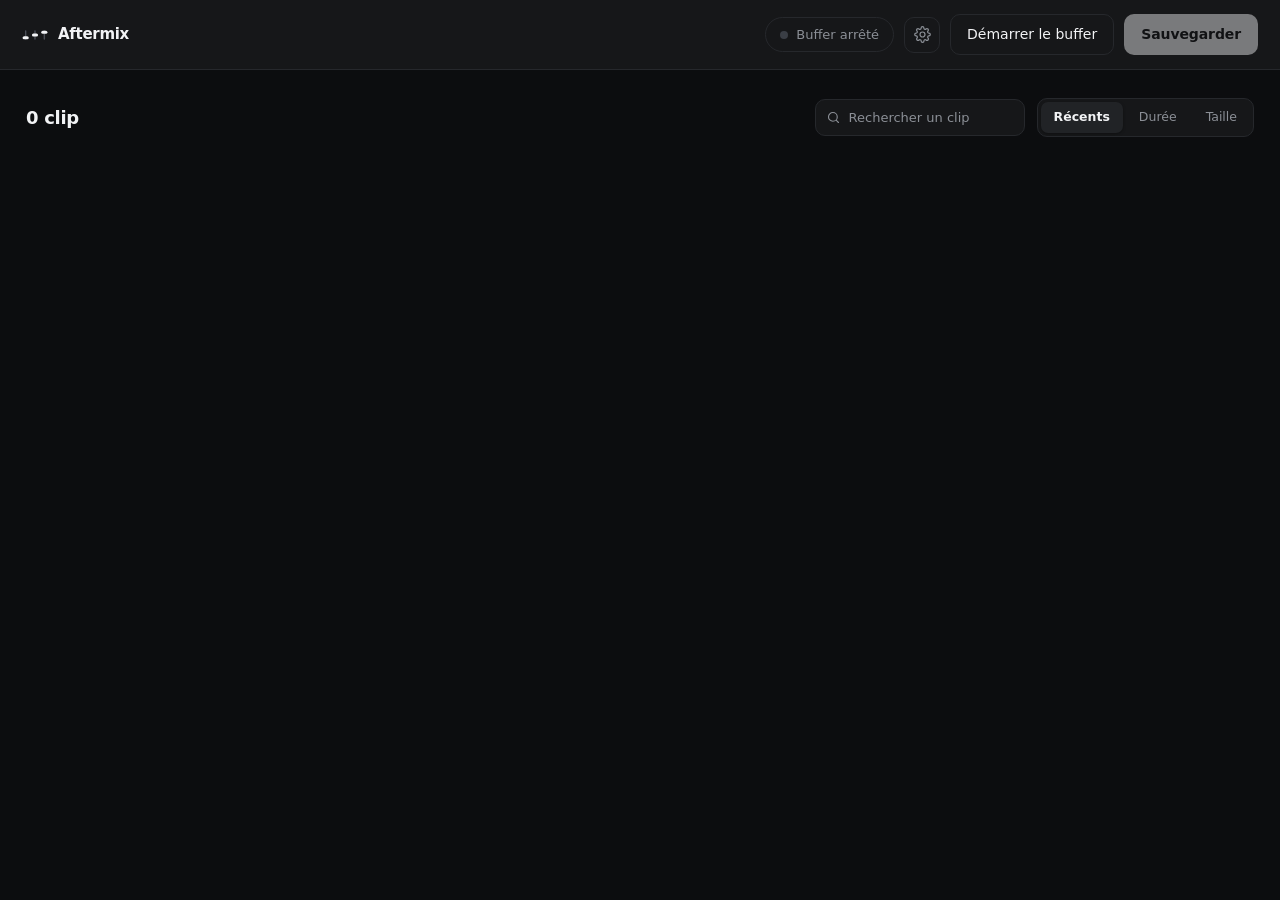
<file: ui/index.html>
<!doctype html>
<html lang="fr">
<head>
  <meta charset="utf-8" />
  <title>Aftermix</title>
  <link rel="stylesheet" href="styles.css" />
</head>
<body>
  <div class="app">
    <header>
      <button class="btn ghost hidden" id="back">← Bibliothèque</button>
      <div class="brand">
        <!-- Les trois faders du logo, curseurs en marche montante. Ils ne
             bougent que pendant l'enregistrement : une marque qui s'agite en
             permanence ne signale plus rien. -->
        <svg class="brand-mark" viewBox="0 0 44 20" aria-hidden="true">
          <g class="rails">
            <rect x="5" y="2" width="2.4" height="16" rx="1.2"/>
            <rect x="20.8" y="2" width="2.4" height="16" rx="1.2"/>
            <rect x="36.6" y="2" width="2.4" height="16" rx="1.2"/>
          </g>
          <g class="caps">
            <rect x="1" y="12.2" width="10.4" height="5.2" rx="2.6"/>
            <rect x="16.8" y="7.4" width="10.4" height="5.2" rx="2.6"/>
            <rect x="32.6" y="2.6" width="10.4" height="5.2" rx="2.6"/>
          </g>
        </svg>
        Aftermix
      </div>
      <div class="spacer"></div>
      <div class="status" id="status" role="status">
        <span class="dot" aria-hidden="true"></span><span id="statusText">Buffer arrêté</span>
      </div>
      <button class="btn ghost icon" id="settings" title="Réglages" aria-label="Réglages">
        <svg viewBox="0 0 24 24" aria-hidden="true"><path d="M12 15.5a3.5 3.5 0 1 0 0-7 3.5 3.5 0 0 0 0 7Z"/><path d="M19.4 15a1.65 1.65 0 0 0 .33 1.82l.06.06a2 2 0 1 1-2.83 2.83l-.06-.06a1.65 1.65 0 0 0-1.82-.33 1.65 1.65 0 0 0-1 1.51V21a2 2 0 1 1-4 0v-.09A1.65 1.65 0 0 0 9 19.4a1.65 1.65 0 0 0-1.82.33l-.06.06a2 2 0 1 1-2.83-2.83l.06-.06a1.65 1.65 0 0 0 .33-1.82 1.65 1.65 0 0 0-1.51-1H3a2 2 0 1 1 0-4h.09A1.65 1.65 0 0 0 4.6 9a1.65 1.65 0 0 0-.33-1.82l-.06-.06a2 2 0 1 1 2.83-2.83l.06.06a1.65 1.65 0 0 0 1.82.33H9a1.65 1.65 0 0 0 1-1.51V3a2 2 0 1 1 4 0v.09a1.65 1.65 0 0 0 1 1.51 1.65 1.65 0 0 0 1.82-.33l.06-.06a2 2 0 1 1 2.83 2.83l-.06.06a1.65 1.65 0 0 0-.33 1.82V9a1.65 1.65 0 0 0 1.51 1H21a2 2 0 1 1 0 4h-.09a1.65 1.65 0 0 0-1.51 1Z"/></svg>
      </button>
      <button class="btn" id="toggle">Démarrer le buffer</button>
      <button class="btn primary" id="save" disabled>Sauvegarder</button>
    </header>

    <main>
      <section id="libraryView">
        <!-- Bandeau de bibliothèque : ce que contient le dossier, et de quoi
             retrouver un clip sans le parcourir des yeux. -->
        <div class="library-bar" id="libraryBar">
          <div class="library-count">
            <strong id="clipCount">0 clip</strong>
            <span id="clipSize"></span>
          </div>
          <div class="spacer"></div>
          <div class="search">
            <svg viewBox="0 0 24 24" aria-hidden="true"><circle cx="11" cy="11" r="7"/><path d="m20 20-3.5-3.5"/></svg>
            <input type="search" id="search" placeholder="Rechercher un clip" aria-label="Rechercher un clip" spellcheck="false" />
          </div>
          <div class="segmented" id="sort" role="group" aria-label="Trier les clips">
            <button data-sort="recent" class="active">Récents</button>
            <button data-sort="long">Durée</button>
            <button data-sort="heavy">Taille</button>
          </div>
        </div>

        <div class="grid" id="grid"></div>

        <div class="empty hidden" id="noMatch">
          <strong>Aucun clip ne correspond</strong>
          <div>Essaie un autre mot, ou vide la recherche.</div>
        </div>

        <div class="empty hidden" id="empty">
          <div class="empty-mark" aria-hidden="true">
            <span></span><span></span><span></span>
          </div>
          <strong>Les dernières minutes sont gardées en mémoire</strong>
          <div>
            Joue normalement. Quand il se passe quelque chose, appuie sur ton
            raccourci — le clip est déjà enregistré.
          </div>
          <div class="empty-steps">
            <span><b>1</b> Le buffer tourne en fond</span>
            <span><b>2</b> Chaque application a sa piste audio</span>
            <span><b>3</b> Tu règles l'équilibre après coup</span>
          </div>
        </div>
      </section>

      <section id="editorView" class="hidden">
        <div class="editor">
          <div>
            <video id="player" controls></video>
            <canvas id="waveform" class="waveform" title="Clique pour te déplacer dans le clip"></canvas>
          </div>
          <div class="panel">
            <h2 id="clipName"></h2>
            <div class="hint" id="previewState">Règle chaque source, puis exporte.</div>
            <div id="tracks"></div>
            <div class="panel-actions">
              <button class="btn" id="autoMix" style="width:100%" disabled>
                Équilibrer automatiquement
              </button>
              <div style="margin-top:8px; display:flex; gap:8px">
                <button class="btn primary" id="export" style="flex:1">Exporter</button>
                <button class="btn" id="share">Partager</button>
                <button class="btn danger" id="delete">Supprimer</button>
              </div>
            </div>
          </div>
        </div>
      </section>
    </main>
  </div>

  <div class="overlay hidden" id="settingsPanel">
    <div class="dialog" role="dialog" aria-modal="true" aria-labelledby="settingsTitle">
      <div class="dialog-head">
        <h2 id="settingsTitle">Réglages</h2>
        <p>Le raccourci et l'écoute prennent effet aussitôt ; la capture redémarre le buffer.</p>
      </div>

      <div class="tabs" role="tablist" aria-label="Sections des réglages">
        <button role="tab" data-tab="capture" aria-selected="true" aria-controls="tab-capture" id="tabbtn-capture">Capture</button>
        <button role="tab" data-tab="audio" aria-selected="false" aria-controls="tab-audio" id="tabbtn-audio" tabindex="-1">Audio</button>
        <button role="tab" data-tab="declencheurs" aria-selected="false" aria-controls="tab-declencheurs" id="tabbtn-declencheurs" tabindex="-1">Déclencheurs</button>
        <button role="tab" data-tab="general" aria-selected="false" aria-controls="tab-general" id="tabbtn-general" tabindex="-1">Général</button>
      </div>

      <div class="tab-body">
        <section role="tabpanel" id="tab-capture" aria-labelledby="tabbtn-capture" data-panel="capture">
          <div class="field block">
            <span class="field-name" id="bufferLabel">Durée conservée en arrière</span>
            <span class="field-note">Ce que le raccourci sauvegarde quand tu l'appuies.</span>
            <div class="segmented wide" id="bufferChoices" role="group" aria-labelledby="bufferLabel">
              <button data-seconds="30">30 s</button>
              <button data-seconds="60">1 min</button>
              <button data-seconds="180">3 min</button>
              <button data-seconds="300">5 min</button>
            </div>
          </div>

          <div class="field block">
            <span class="field-name" id="qualityLabel">Qualité vidéo</span>
            <span class="field-note">La définition ne change jamais : c'est le débit qui cède.</span>
            <div class="segmented wide" id="qualityChoices" role="group" aria-labelledby="qualityLabel">
              <button data-quality="haute">Haute · 60 fps</button>
              <button data-quality="equilibree">Équilibrée · 60 fps</button>
              <button data-quality="legere">Légère · 30 fps</button>
            </div>
          </div>

          <div class="field block">
            <span class="field-name"><label for="diskCap">Plafond disque</label></span>
            <span class="field-note">
              L'encodeur matériel dépasse le débit demandé : sans plafond en
              octets, la durée seule ne borne rien.
            </span>
            <div class="range-row">
              <input type="range" id="diskCap" min="1" max="12" step="0.5" />
              <output id="diskCapValue" for="diskCap">3 Go</output>
            </div>
          </div>

          <div class="callout" id="bufferHint"></div>
        </section>

        <section role="tabpanel" id="tab-audio" aria-labelledby="tabbtn-audio" data-panel="audio" hidden>
          <div class="field">
            <div class="field-text">
              <span class="field-name">Enregistrer le micro</span>
              <span class="field-note">Sa propre piste, réglable après coup comme les autres.</span>
            </div>
            <label class="switch">
              <input type="checkbox" id="captureMic" aria-label="Enregistrer le micro" />
              <span aria-hidden="true"></span>
            </label>
          </div>

          <div class="field block" id="micField">
            <span class="field-name"><label for="microphone">Micro utilisé</label></span>
            <span class="field-note">Celui de Windows par défaut. Un casque branché apparaît ici.</span>
            <select id="microphone"></select>
            <div class="hint" id="micState"></div>
          </div>

          <div class="callout">
            <b>Les autres pistes se découvrent seules.</b>
            Chaque application qui joue du son prend un emplacement — jeu,
            Discord, navigateur — et rien n'est à déclarer.
          </div>
        </section>

        <section role="tabpanel" id="tab-declencheurs" aria-labelledby="tabbtn-declencheurs" data-panel="declencheurs" hidden>
          <div class="field block">
            <span class="field-name"><label for="hotkey">Raccourci de sauvegarde</label></span>
            <span class="field-note">Fonctionne fenêtre fermée, pendant une partie.</span>
            <button type="button" class="capture" id="hotkey" aria-describedby="hotkeyState">
              <span id="hotkeyLabel">Ctrl+Shift+X</span>
              <span class="capture-hint">modifier</span>
            </button>
            <div class="hint" id="hotkeyState"></div>
          </div>

          <div class="field block">
            <span class="field-name">
              <label for="voicePhrase">Phrase d'activation vocale</label>
              <span class="optional">facultatif</span>
            </span>
            <span class="field-note">Dis la phrase, le clip part. Laisse vide pour ne pas écouter le micro.</span>
            <input type="text" id="voicePhrase" spellcheck="false" placeholder="ok aftermix" />
            <div class="hint" id="voiceState"></div>
          </div>

          <div class="field">
            <div class="field-text">
              <span class="field-name">Pastille de confirmation</span>
              <span class="field-note">S'affiche par-dessus le jeu à chaque clip. Les échecs restent toujours signalés.</span>
            </div>
            <label class="switch">
              <input type="checkbox" id="overlayBadge" aria-label="Pastille de confirmation" />
              <span aria-hidden="true"></span>
            </label>
          </div>
        </section>

        <section role="tabpanel" id="tab-general" aria-labelledby="tabbtn-general" data-panel="general" hidden>
          <div class="field block">
            <span class="field-name"><label for="outputDir">Dossier des clips</label></span>
            <input type="text" id="outputDir" spellcheck="false" />
          </div>

          <div class="field">
            <div class="field-text">
              <span class="field-name">Lancer le buffer à l'ouverture</span>
              <span class="field-note">Un clip manqué faute d'avoir démarré ne se rattrape pas.</span>
            </div>
            <label class="switch">
              <input type="checkbox" id="autoStart" aria-label="Lancer le buffer à l'ouverture" />
              <span aria-hidden="true"></span>
            </label>
          </div>

          <div class="field">
            <div class="field-text">
              <span class="field-name">Lancer au démarrage de Windows</span>
              <span class="field-note">Aftermix démarre en fond, dans la barre système.</span>
            </div>
            <label class="switch">
              <input type="checkbox" id="launchAtLogin" aria-label="Lancer au démarrage de Windows" />
              <span aria-hidden="true"></span>
            </label>
          </div>

          <div class="callout">
            Fermer la fenêtre laisse le buffer tourner. On quitte réellement par
            la barre système.
          </div>
        </section>
      </div>

      <div class="dialog-actions">
        <button class="btn ghost" id="settingsCancel">Annuler</button>
        <button class="btn primary" id="settingsSave">Enregistrer</button>
      </div>
    </div>
  </div>

  <div class="overlay hidden" id="sharePanel">
    <div class="dialog narrow" role="dialog" aria-modal="true" aria-labelledby="shareTitle">
      <div class="dialog-head">
        <h2 id="shareTitle">Partager ce clip</h2>
        <p>Chaque clip porte une adresse qui lui est propre et ne change plus.</p>
      </div>

      <div class="field block">
        <span class="field-name"><label for="shareUrl">Adresse du clip</label></span>
        <div class="copy-row">
          <input type="text" id="shareUrl" readonly spellcheck="false" />
          <button class="btn" id="shareCopy">Copier</button>
        </div>
      </div>

      <div class="callout warn" id="shareState">
        <b>L'hébergement n'est pas encore en place.</b>
        Cette adresse est réservée à ce clip et le restera, mais rien ne la
        résout pour l'instant : la donner à quelqu'un ne lui montrera rien.
        En attendant, envoie le fichier — le bouton ci-dessous ouvre son dossier.
      </div>

      <div class="dialog-actions">
        <button class="btn ghost" id="shareReveal">Ouvrir le dossier</button>
        <button class="btn primary" id="shareClose">Fermer</button>
      </div>
    </div>
  </div>

  <div class="toast" id="toast" role="status" aria-live="polite"></div>
  <script type="module" src="app.js"></script>
</body>
</html>
</file>
<file: ui/styles.css>
/* Aftermix — feuille de style unique.
   Sombre par construction : l'application s'ouvre par-dessus un jeu, un fond
   clair serait agressif dans les conditions réelles d'usage. */

:root {
  /* Gris neutres, sans dominante colorée.
     Une teinte froide sur toute l'interface donne ce rendu « science-fiction »
     que tous les utilitaires de capture se croient obligés d'adopter. Un neutre
     franc laisse au contenu — les vignettes — le soin d'apporter la couleur. */
  --bg: #0c0d0f;
  --surface: #161719;
  --surface-2: #1c1e21;
  --surface-hover: #212326;
  --border: #26282c;
  --border-strong: #34373c;
  --text: #f2f3f5;
  --text-dim: #8b8f96;

  /* Accent unique et sobre, réservé aux états et à la sélection.
     Les actions principales, elles, sont blanches : sur fond sombre rien ne
     ressort davantage, et cela évite le dégradé saturé qui date une interface. */
  --accent: #5b7cfa;
  --accent-soft: rgba(91, 124, 250, 0.13);

  --danger: #f0616d;
  --live: #3ecf8e;
  --warn: #f5b544;

  /* Rayons généreux et cohérents entre eux : 10 pour un contrôle, 14 pour une
     carte, 20 pour une boîte de dialogue. */
  --radius-sm: 10px;
  --radius: 14px;
  --radius-lg: 20px;

  --shadow: 0 8px 24px rgba(0, 0, 0, 0.4);
  --shadow-lg: 0 20px 50px rgba(0, 0, 0, 0.55);

  /* Deux courbes : une pour ce qui répond au doigt, une pour ce qui entre en
     scène. Un mouvement uniforme paraît mécanique. */
  --ease: cubic-bezier(0.32, 0.72, 0, 1);
  --ease-out: cubic-bezier(0.16, 1, 0.3, 1);
}

* { box-sizing: border-box; }

html, body {
  margin: 0;
  height: 100%;
  background: var(--bg);
  color: var(--text);
  font: 14px/1.5 "Segoe UI Variable Display", "Segoe UI", system-ui, sans-serif;
  overflow: hidden;
  user-select: none;
  /* Lissage qui allège les graisses fortes sur fond sombre : sans lui, les
     titres paraissent empâtés. */
  -webkit-font-smoothing: antialiased;
}

/* Barres de défilement discrètes : celles de Windows, larges et claires,
   trahissent immédiatement une interface web posée dans une fenêtre. */
::-webkit-scrollbar { width: 10px; height: 10px; }
::-webkit-scrollbar-track { background: transparent; }
::-webkit-scrollbar-thumb {
  background: #2b2e33;
  border-radius: 999px;
  border: 3px solid var(--bg);
}
::-webkit-scrollbar-thumb:hover { background: #3a3e45; }

button {
  font: inherit;
  color: inherit;
  border: none;
  background: none;
  cursor: pointer;
}

/* ─────────────────────────────── ossature ─────────────────────────────── */

.app { display: flex; flex-direction: column; height: 100%; }

header {
  display: flex;
  align-items: center;
  /* Espacement resserré entre actions, large entre groupes : c'est le blanc
     qui crée la hiérarchie, pas les traits de séparation. */
  gap: 10px;
  padding: 14px 22px;
  border-bottom: 1px solid var(--border);
  background: var(--surface);
  position: relative;
}


/* Marque : les trois barres reprises du logo, puis le nom.
   Un resserrement des lettres et une graisse forte donnent le ton — c'est ce
   qui distingue un outil soigné d'une fenêtre système. */
.brand {
  display: flex;
  align-items: center;
  gap: 10px;
  font-size: 15px;
  font-weight: 650;
  letter-spacing: -0.3px;
}
.brand span { color: var(--text-dim); font-weight: 500; }

/* Marque : les trois faders du logo. Le motif est identique à celui de l'icône
   d'application, aux couleurs près — c'est la répétition d'une même forme qui
   fait reconnaître un produit, pas sa présence à un seul endroit. */
.brand-mark { width: 26px; height: 12px; flex: none; }
.brand-mark .rails { fill: #4a4e56; }
.brand-mark .caps { fill: var(--text); }
.brand-mark .caps rect { transition: transform 0.5s var(--ease-out); }

/* Les curseurs ne s'animent que pendant l'enregistrement : une marque qui
   s'agite en permanence cesse de vouloir dire quoi que ce soit. */
body.recording .brand-mark .caps rect { animation: fader 2.6s ease-in-out infinite; }
body.recording .brand-mark .caps rect:nth-child(2) { animation-delay: 0.35s; }
body.recording .brand-mark .caps rect:nth-child(3) { animation-delay: 0.7s; }

@keyframes fader {
  0%, 100% { transform: translateY(0); }
  50%      { transform: translateY(-2.4px); }
}

.spacer { flex: 1; }

/* Voyant d'état du buffer : c'est l'information la plus importante de l'écran.
   L'utilisateur doit savoir d'un coup d'œil si ses derniers instants de jeu
   sont récupérables. */
.status {
  display: flex;
  align-items: center;
  gap: 8px;
  padding: 7px 14px;
  border-radius: 999px;
  background: var(--surface);
  border: 1px solid var(--border);
  font-size: 13px;
  color: var(--text-dim);
  /* La liste des pistes peut être longue : le voyant se tronque au lieu de
     pousser les boutons hors de la fenêtre. */
  max-width: 42ch;
  white-space: nowrap;
  overflow: hidden;
}
.status > span:last-child { overflow: hidden; text-overflow: ellipsis; }

.dot {
  width: 8px; height: 8px;
  border-radius: 50%;
  background: #3a3e45;
  transition: background 0.3s var(--ease);
}

.status.live { color: var(--text); border-color: rgba(62, 207, 142, 0.35); }
.status.live .dot { background: var(--live); animation: pulse 2s infinite; }

/* Pendant une sauvegarde : le voyant passe à l'ambre et s'anime plus vite, pour
   distinguer « en train de figer le clip » de « en train d'enregistrer ». */
.status.saving { border-color: rgba(245, 181, 68, 0.45); }
.status.saving .dot { background: var(--warn); animation: pulse 0.7s infinite; }

@keyframes pulse {
  0%, 100% { box-shadow: 0 0 0 0 rgba(62, 207, 142, 0.45); }
  50%      { box-shadow: 0 0 0 6px rgba(62, 207, 142, 0); }
}

.btn {
  padding: 9px 16px;
  border-radius: var(--radius-sm);
  background: var(--surface);
  border: 1px solid var(--border);
  font-weight: 500;
  transition: background 0.18s var(--ease), transform 0.12s var(--ease),
              border-color 0.18s var(--ease), box-shadow 0.18s var(--ease);
}
.btn:hover { background: var(--surface-hover); border-color: var(--border-strong); }
/* Enfoncement bref et net : le bouton répond avant même que l'action aboutisse,
   ce qui rend l'application vive quelle que soit la durée du traitement. */
.btn:active { transform: scale(0.96); }

/* Anneau de focus visible au clavier uniquement : indispensable pour naviguer
   sans souris, invisible pour qui n'en a pas besoin. */
.btn:focus-visible,
input:focus-visible {
  outline: 2px solid var(--accent);
  outline-offset: 2px;
}
/* L'action principale est blanche.
   Sur fond sombre, rien ne ressort davantage — et cela évite le bouton coloré
   saturé qui date immédiatement une interface. La couleur reste réservée aux
   états : enregistrement, avertissement, danger. */
.btn.primary {
  background: #f2f3f5;
  color: #0c0d0f;
  border-color: transparent;
  font-weight: 600;
  letter-spacing: -0.1px;
}
.btn.primary:hover { background: #fff; box-shadow: 0 4px 14px rgba(0, 0, 0, 0.4); }
.btn.primary:disabled { box-shadow: none; }
.btn.ghost { background: transparent; }
.btn.danger:hover { background: rgba(240, 97, 109, 0.12); color: var(--danger); }
.btn:disabled { opacity: 0.45; cursor: not-allowed; transform: none; }

/* Bouton d'icône carré. Un glyphe de police — ⚙ — se dessine différemment
   d'une machine à l'autre et n'est jamais aligné : le tracé vectoriel garantit
   le même rendu partout. */
.btn.icon {
  width: 36px; height: 36px;
  padding: 0;
  display: grid;
  place-items: center;
  color: var(--text-dim);
}
.btn.icon:hover { color: var(--text); background: var(--surface-hover); }
.btn.icon svg { width: 17px; height: 17px; }
.btn.icon svg path, .btn.icon svg circle {
  fill: none;
  stroke: currentColor;
  stroke-width: 1.7;
  stroke-linecap: round;
  stroke-linejoin: round;
}

main { flex: 1; overflow-y: auto; padding: 28px 26px 32px; }

/* Chaque vue entre par un léger glissement : le passage bibliothèque ↔ éditeur
   se lit comme un déplacement, pas comme un remplacement brutal. */
@keyframes view-in {
  from { opacity: 0; transform: translateY(6px); }
  to   { opacity: 1; transform: none; }
}
main > section:not(.hidden) { animation: view-in 0.34s var(--ease-out); }

/* Ouverture d'un clip : la carte cliquée se soulève et s'efface pendant que
   l'éditeur monte. L'œil suit le mouvement au lieu de subir un basculement. */
@keyframes card-open {
  to { transform: scale(1.06); opacity: 0; }
}
.card.opening {
  animation: card-open 0.22s var(--ease) forwards;
  z-index: 2;
  position: relative;
}

@keyframes editor-in {
  from { opacity: 0; transform: scale(0.985); }
  to   { opacity: 1; transform: none; }
}
#editorView:not(.hidden) { animation: editor-in 0.38s var(--ease-out); }

/* ────────────────────────────── bibliothèque ───────────────────────────── */

/* Bandeau : ce que contient le dossier, et de quoi y retrouver quelque chose.
   Une grille de vignettes sans en-tête donne l'impression d'un dossier ouvert
   par accident plutôt que d'une bibliothèque. */
.library-bar {
  display: flex;
  align-items: center;
  gap: 12px;
  margin: 0 auto 20px;
  max-width: 1400px;
  flex-wrap: wrap;
}
.library-count { display: flex; align-items: baseline; gap: 9px; }
.library-count strong {
  font-size: 18px;
  font-weight: 650;
  letter-spacing: -0.3px;
}
.library-count span { font-size: 12.5px; color: var(--text-dim); font-variant-numeric: tabular-nums; }

.search { position: relative; display: flex; align-items: center; }
.search svg {
  position: absolute;
  left: 11px;
  width: 15px; height: 15px;
  pointer-events: none;
  color: var(--text-dim);
}
.search svg path, .search svg circle {
  fill: none; stroke: currentColor; stroke-width: 1.8; stroke-linecap: round;
}
.search input {
  width: 210px;
  padding: 8px 12px 8px 33px;
  border-radius: var(--radius-sm);
  background: var(--surface);
  border: 1px solid var(--border);
  color: var(--text);
  font: inherit;
  font-size: 13px;
  user-select: text;
  transition: border-color 0.18s var(--ease), width 0.24s var(--ease);
}
.search input::placeholder { color: var(--text-dim); }
.search input:focus { outline: none; border-color: var(--border-strong); width: 250px; }
.search input:focus-visible { outline: 2px solid var(--accent); outline-offset: 2px; }
/* La croix native de Chromium est claire et large : elle jure avec le reste. */
.search input::-webkit-search-cancel-button { -webkit-appearance: none; }

/* Sélecteur segmenté : un seul choix parmi trois ou quatre, sans menu à
   ouvrir. La pastille active se déplace, l'œil suit le changement. */
.segmented {
  display: flex;
  gap: 3px;
  padding: 3px;
  border-radius: var(--radius-sm);
  background: var(--surface);
  border: 1px solid var(--border);
}
.segmented button {
  padding: 6px 13px;
  border-radius: 7px;
  font-size: 12.5px;
  color: var(--text-dim);
  white-space: nowrap;
  transition: background 0.18s var(--ease), color 0.18s var(--ease);
}
.segmented button:hover { color: var(--text); }
.segmented button.active {
  background: var(--surface-hover);
  color: var(--text);
  font-weight: 600;
  box-shadow: 0 1px 3px rgba(0, 0, 0, 0.35);
}
.segmented button:focus-visible { outline: 2px solid var(--accent); outline-offset: 1px; }
.segmented.wide { width: 100%; }
.segmented.wide button { flex: 1; padding: 9px 6px; text-align: center; }

.grid {
  display: grid;
  grid-template-columns: repeat(auto-fill, minmax(250px, 1fr));
  gap: 18px;
  /* Une largeur maximale évite que la grille s'étire indéfiniment sur un écran
     large : au-delà, l'œil perd la relation entre les cartes.
     **Centrée, impérativement.** Bornée sans être centrée, elle laissait tout
     le vide du même côté — plus de 1000 px sur un écran 2560, et une fenêtre
     plein écran qui semblait à moitié remplie. */
  max-width: 1400px;
  margin-inline: auto;
}

.card {
  background: var(--surface);
  border: 1px solid var(--border);
  border-radius: var(--radius);
  padding: 12px 12px 16px;
  cursor: pointer;
  transition: transform 0.2s var(--ease), border-color 0.2s var(--ease),
              box-shadow 0.2s var(--ease);
}

/* Signature colorée du clip : donne à la grille une présence que du texte seul
   n'aura jamais, sans le coût d'une vignette vidéo. */
.cover {
  position: relative;
  aspect-ratio: 16 / 9;
  border-radius: var(--radius-sm);
  margin-bottom: 14px;
  overflow: hidden;
  display: flex;
  align-items: flex-end;
  justify-content: space-between;
  padding: 10px;
  /* Fond neutre tant que la vignette n'est pas prête : une couleur vive qui
     disparaîtrait ensuite ferait clignoter la grille au chargement. */
  background: #101420 center / cover no-repeat;
  transition: opacity 0.3s var(--ease), filter 0.2s var(--ease);
}
.cover.has-image { animation: card-in 0.3s var(--ease); }
/* Voile sombre en bas : les libellés restent lisibles quelle que soit la
   teinte tirée. */
.cover::after {
  content: "";
  position: absolute;
  inset: 0;
  background: linear-gradient(180deg, rgba(0,0,0,0.05) 40%, rgba(0,0,0,0.55) 100%);
}
.cover span { position: relative; z-index: 1; font-size: 11px; font-weight: 600; }
.cover-tracks {
  padding: 3px 8px;
  border-radius: 999px;
  background: rgba(255, 255, 255, 0.18);
  backdrop-filter: blur(6px);
}
.cover-duration { font-variant-numeric: tabular-nums; text-shadow: 0 1px 3px rgba(0,0,0,0.6); }
.card:hover .cover { filter: brightness(1.08); }
.card:hover {
  transform: translateY(-4px);
  border-color: var(--border-strong);
  box-shadow: var(--shadow);
}

/* Les cartes se posent en cascade au chargement : le décalage donne le sens de
   lecture au lieu de faire apparaître un bloc d'un coup. */
@keyframes card-in {
  from { opacity: 0; transform: translateY(14px) scale(0.98); }
  to   { opacity: 1; transform: none; }
}
.card {
  opacity: 0;
  animation: card-in 0.42s var(--ease-out) forwards;
}

.thumb-frame { position: relative; margin-bottom: 12px; }

.thumb-duration {
  position: absolute;
  right: 8px;
  bottom: 8px;
  padding: 2px 7px;
  border-radius: 6px;
  background: rgba(0, 0, 0, 0.72);
  font-size: 11px;
  font-variant-numeric: tabular-nums;
}

.thumb {
  width: 100%;
  aspect-ratio: 16 / 9;
  object-fit: cover;
  border-radius: var(--radius-sm);
  background: #0a0b0e;
  display: block;
  /* Le survol pilote la lecture depuis la carte : la vidéo elle-même ne doit
     pas capter le clic destiné à ouvrir l'éditeur. */
  pointer-events: none;
}

.card h3 {
  margin: 0 0 6px;
  font-size: 14px;
  font-weight: 620;
  letter-spacing: -0.2px;
  white-space: nowrap;
  overflow: hidden;
  text-overflow: ellipsis;
}
.card .meta { font-size: 12px; color: var(--text-dim); }

.chips { display: flex; flex-wrap: wrap; gap: 6px; margin-top: 12px; }
.chip {
  font-size: 11px;
  padding: 3px 9px;
  border-radius: 999px;
  background: var(--accent-soft);
  color: #a9b6e8;
}

.empty {
  display: flex; flex-direction: column;
  align-items: center; justify-content: center;
  min-height: 60vh; gap: 12px;
  color: var(--text-dim); text-align: center;
  animation: card-in 0.5s var(--ease);
}
.empty strong { color: var(--text); font-size: 17px; }
.empty > div { max-width: 380px; line-height: 1.6; }

/* Trois barres qui pulsent : l'écran vide montre ce que fait l'application
   plutôt que de constater qu'il ne s'est rien passé. */
.empty-mark { display: flex; align-items: flex-end; gap: 5px; height: 42px; margin-bottom: 6px; }
.empty-mark span {
  width: 5px;
  border-radius: 3px;
  background: var(--accent);
  animation: listening 1.5s ease-in-out infinite;
}
.empty-mark span:nth-child(1) { height: 40%; animation-delay: 0s; }
.empty-mark span:nth-child(2) { height: 100%; animation-delay: 0.18s; }
.empty-mark span:nth-child(3) { height: 62%; animation-delay: 0.36s; }

@keyframes listening {
  0%, 100% { transform: scaleY(0.45); opacity: 0.55; }
  50%      { transform: scaleY(1); opacity: 1; }
}

.empty-steps {
  display: flex; flex-direction: column; gap: 8px;
  margin-top: 18px; font-size: 12.5px;
}
.empty-steps span { display: flex; align-items: center; gap: 10px; }
.empty-steps b {
  width: 20px; height: 20px; flex: none;
  display: grid; place-items: center;
  border-radius: 50%;
  background: var(--accent-soft);
  color: #a9b6e8;
  font-size: 11px;
}

/* ─────────────────────────────── éditeur ──────────────────────────────── */

/* La vue occupe toute la hauteur disponible.
   Sans cela l'éditeur s'arrêtait à la hauteur de son contenu et laissait le bas
   de la fenêtre vide en plein écran — 450 px de rien sous la forme d'onde. La
   hauteur gagnée profite au panneau de mixage, qui montre alors ses six faders
   sans défilement. */
/* `width: 100%` n'est pas redondant : sur un élément flex, une marge automatique
   dans l'axe transverse annule l'étirement et le ramène à la largeur de son
   contenu. Le lecteur tombait ainsi à 297 px de large. */
#editorView { min-height: 100%; display: flex; flex-direction: column; }
#editorView .editor { flex: 1; width: 100%; }

.editor {
  display: grid;
  grid-template-columns: minmax(0, 1fr) 360px;
  gap: 26px;
  /* Les deux colonnes s'étirent sur la hauteur de la rangée : c'est ce qui
     donne au panneau de mixage toute la place gagnée. Le lecteur, lui, reste
     en haut de la sienne par simple flux de bloc. */
  align-items: stretch;
  max-width: 1500px;
  /* Centré pour la même raison que la grille : sans cela tout le vide d'un
     écran large s'accumule à droite du panneau de mixage. */
  margin-inline: auto;
}

/* Le lecteur est borné dans les deux sens et dimensionné par son contenu.
   La hauteur compte autant que la largeur : sur un écran large, une vidéo
   dimensionnée par sa seule largeur dépassait le bas de la fenêtre et la forme
   d'onde passait sous la ligne de flottaison.

   `max-width` plutôt que `width` : avec une largeur imposée, le cadre restait
   plus large que l'image dès que la hauteur devenait la contrainte, et le rayon
   comme l'ombre encadraient des bandes noires au lieu du clip. Ici la boîte
   épouse l'image quel que soit le format capturé — 16/9, ultra-large ou
   vertical. */
video {
  display: block;
  max-width: 100%;
  max-height: calc(100vh - 268px);
  margin-inline: auto;
  border-radius: var(--radius);
  background: #000;
  border: 1px solid var(--border);
  /* Le lecteur porte l'ombre : c'est lui le centre de gravité de l'écran. */
  box-shadow: 0 16px 44px rgba(0, 0, 0, 0.5);
}

/* Forme d'onde : la silhouette sonore du clip, sous le lecteur. Les pics sont
   les moments forts — c'est là qu'on veut aller. */
.waveform {
  width: 100%;
  height: 64px;
  margin-top: 12px;
  display: block;
  border-radius: var(--radius-sm);
  background: var(--surface);
  border: 1px solid var(--border);
  cursor: pointer;
  transition: border-color 0.2s var(--ease);
}
.waveform:hover { border-color: #333849; }

.panel {
  background: var(--surface);
  border: 1px solid var(--border);
  border-radius: var(--radius);
  padding: 20px;
  display: flex;
  flex-direction: column;
  gap: 6px;
  overflow-y: auto;
}
.panel h2 {
  margin: 0 0 4px;
  font-size: 15px;
  font-weight: 650;
  letter-spacing: -0.25px;
  /* Le nom du clip peut être long : il se tronque plutôt que de repousser le
     reste du panneau. */
  white-space: nowrap;
  overflow: hidden;
  text-overflow: ellipsis;
}

/* Les actions restent visibles quand la liste de pistes défile : sur six
   pistes, Exporter sortait du champ et l'on croyait le bouton absent. */
.panel-actions {
  position: sticky;
  bottom: -20px;
  margin: 16px -20px -22px;
  padding: 14px 20px 20px;
  background: linear-gradient(180deg, transparent, var(--surface) 22%);
}
.panel .hint { font-size: 12px; color: var(--text-dim); margin-bottom: 10px; }
/* Un avertissement doit se distinguer d'une simple indication : sans cela, une
   écoute en direct hors service passait pour un texte d'aide anodin. */
.panel .hint.warn { color: var(--warn); }

.track {
  padding: 12px 10px;
  margin: 0 -10px;
  border-radius: var(--radius-sm);
  border-bottom: 1px solid var(--border);
  transition: background 0.18s var(--ease);
}
.track:last-of-type { border-bottom: none; }
/* La piste survolée se détache : dans un mixeur à six lignes, savoir laquelle
   on s'apprête à régler évite les fausses manœuvres. */
.track:hover { background: rgba(255, 255, 255, 0.025); }

.track-head {
  display: flex; align-items: center; gap: 8px;
  margin-bottom: 10px; font-size: 13px;
}
.track-head .value {
  margin-left: auto;
  /* Chiffres à chasse fixe : sans cela la valeur tressaute pendant qu'on
     déplace le curseur, et le regard la suit au lieu de suivre le son. */
  font-variant-numeric: tabular-nums;
  color: var(--text-dim);
  font-size: 12px;
  min-width: 52px;
  text-align: right;
}
.track.muted { opacity: 0.45; }

/* Piste vide : l'application était ouverte mais n'a rien joué. Distinguée d'une
   piste coupée, qui reste un choix de l'utilisateur. */
/* Deux pistes portant le même son : les cumuler produit un doublement audible. */
.track.duplicate .track-head::after {
  content: "son en double";
  font-size: 10px;
  padding: 2px 7px;
  border-radius: 999px;
  background: rgba(245, 181, 68, 0.15);
  color: var(--warn);
}

/* Piste très faible : il y a du signal, mais trop bas pour s'entendre. C'est
   l'inverse d'une panne — c'est le fader qu'il faut remonter, et le produit
   existe pour ça. Signalée en ambre, jamais grisée comme une piste vide. */
.track.faint .track-head::after {
  content: "son très faible";
  font-size: 10px;
  padding: 2px 7px;
  border-radius: 999px;
  background: rgba(245, 181, 68, 0.15);
  color: var(--warn);
}

.track.silent { opacity: 0.5; }
.track.silent .value { font-style: italic; }
.track.silent input[type="range"] { cursor: not-allowed; }

.mute {
  width: 26px; height: 26px;
  border-radius: 8px;
  background: var(--bg);
  border: 1px solid var(--border);
  font-size: 13px;
  line-height: 1;
  transition: background 0.18s var(--ease);
}
.mute:hover { background: var(--surface-hover); }
.mute.on { background: rgba(255, 92, 106, 0.15); border-color: rgba(255, 92, 106, 0.4); }

/* Vumètre : une barre qui suit le niveau réellement entendu, gain compris. */
.meter {
  height: 3px;
  border-radius: 2px;
  background: var(--border);
  overflow: hidden;
  margin: 0 0 10px;
}

.meter span {
  display: block;
  height: 100%;
  width: 100%;
  transform: scaleX(0);
  transform-origin: left;
  border-radius: 2px;
  background: var(--accent);
  /* Descente amortie : c'est ainsi qu'un vumètre se lit. */
  transition: transform 0.12s ease-out;
}

.track.muted .meter span,
.track.silent .meter span { opacity: 0.3; }

input[type="range"] {
  -webkit-appearance: none;
  width: 100%; height: 4px;
  border-radius: 2px;
  background: var(--border);
  outline: none;
}
input[type="range"]::-webkit-slider-thumb {
  -webkit-appearance: none;
  width: 15px; height: 15px;
  border-radius: 50%;
  background: #fff;
  cursor: grab;
  transition: transform 0.15s var(--ease), box-shadow 0.15s var(--ease);
  /* Halo coloré autour d'une pastille blanche : elle se détache du rail quel
     que soit le niveau, là où une pastille teintée s'y fondait. */
  box-shadow: 0 0 0 3px rgba(255, 255, 255, 0.1), 0 2px 6px rgba(0, 0, 0, 0.5);
}
input[type="range"]::-webkit-slider-thumb:hover {
  transform: scale(1.18);
  box-shadow: 0 0 0 5px rgba(91, 124, 250, 0.25), 0 2px 8px rgba(0, 0, 0, 0.5);
}
input[type="range"]:active::-webkit-slider-thumb { cursor: grabbing; transform: scale(1.1); }

/* ─────────────────────────────── réglages ─────────────────────────────── */

.overlay {
  position: fixed;
  inset: 0;
  background: rgba(6, 7, 10, 0.72);
  display: flex;
  align-items: center;
  justify-content: center;
  z-index: 20;
  animation: fade 0.2s var(--ease);
}
@keyframes fade { from { opacity: 0; } to { opacity: 1; } }

.dialog {
  width: 560px;
  max-width: calc(100vw - 48px);
  max-height: calc(100vh - 64px);
  overflow-y: auto;
  background: var(--surface);
  border: 1px solid var(--border);
  border-radius: var(--radius-lg);
  /* Ombre profonde et halo coloré : la boîte flotte franchement au-dessus du
     contenu au lieu d'y être collée. */
  box-shadow: var(--shadow-lg);
  padding: 26px 26px 22px;
  animation: rise 0.25s var(--ease);
}
@keyframes rise {
  from { transform: translateY(12px) scale(0.98); opacity: 0; }
  to   { transform: none; opacity: 1; }
}

.dialog-head { margin-bottom: 18px; }
.dialog h2 {
  margin: 0 0 5px;
  font-size: 19px;
  font-weight: 650;
  letter-spacing: -0.4px;
}
.dialog-head p { margin: 0; font-size: 12.5px; color: var(--text-dim); line-height: 1.55; }

/* Onglets plutôt qu'une seule colonne interminable.
   Onze réglages empilés se parcourent mal : on cherche celui qu'on veut au lieu
   de le trouver. Quatre groupes tiennent chacun sans défilement. */
.tabs {
  display: flex;
  gap: 2px;
  padding: 3px;
  border-radius: var(--radius-sm);
  background: var(--bg);
  border: 1px solid var(--border);
  margin-bottom: 20px;
}
.tabs button {
  flex: 1;
  padding: 8px 4px;
  border-radius: 7px;
  font-size: 12.5px;
  color: var(--text-dim);
  transition: background 0.18s var(--ease), color 0.18s var(--ease);
}
.tabs button:hover { color: var(--text); }
.tabs button[aria-selected="true"] {
  background: var(--surface-2);
  color: var(--text);
  font-weight: 600;
}
.tabs button:focus-visible { outline: 2px solid var(--accent); outline-offset: 1px; }

/* Hauteur figée sur la section la plus haute : sans cela, la boîte change de
   taille à chaque onglet et les boutons se dérobent sous le curseur. */
.tab-body { min-height: 420px; }
.tab-body > section { animation: view-in 0.26s var(--ease-out); }

/* Une ligne de réglage : le nom, ce qu'il fait, puis le contrôle à droite.
   L'explication est sur la ligne — un réglage qu'on ne comprend pas ne sera
   jamais touché. */
.field {
  display: flex;
  align-items: center;
  gap: 16px;
  padding: 13px 0;
  border-bottom: 1px solid var(--border);
}
.field:last-child { border-bottom: none; }
.field.block { display: block; }
.field-text { min-width: 0; }
.field-name {
  display: block;
  font-size: 13.5px;
  font-weight: 550;
  color: var(--text);
  margin-bottom: 3px;
}
.field-name label { cursor: pointer; }
.field-note {
  display: block;
  font-size: 12px;
  color: var(--text-dim);
  line-height: 1.5;
  margin-bottom: 10px;
}
.field:not(.block) .field-note { margin-bottom: 0; }
.optional {
  font-size: 11px;
  font-weight: 500;
  color: var(--text-dim);
  margin-left: 7px;
  padding: 1px 7px;
  border-radius: 999px;
  background: var(--bg);
  border: 1px solid var(--border);
}

.dialog input[type="text"],
.dialog select {
  width: 100%;
  padding: 10px 12px;
  border-radius: var(--radius-sm);
  background: var(--bg);
  border: 1px solid var(--border);
  color: var(--text);
  font: inherit;
  font-size: 13px;
  user-select: text;
  transition: border-color 0.18s var(--ease);
}
.dialog input[type="text"]:focus,
.dialog select:focus { outline: none; border-color: var(--border-strong); }
.dialog input[type="text"]:focus-visible,
.dialog select:focus-visible { outline: 2px solid var(--accent); outline-offset: 2px; }

/* Le chevron natif de Windows est clair et large ; il trahit la fenêtre web. */
.dialog select {
  appearance: none;
  cursor: pointer;
  padding-right: 34px;
  background-image:
    linear-gradient(45deg, transparent 50%, var(--text-dim) 50%),
    linear-gradient(135deg, var(--text-dim) 50%, transparent 50%);
  background-position: calc(100% - 17px) center, calc(100% - 12px) center;
  background-size: 5px 5px, 5px 5px;
  background-repeat: no-repeat;
}
.dialog select option { background: var(--surface-2); color: var(--text); }

/* Curseur avec sa valeur en regard : on lit le réglage sans relâcher. */
.range-row { display: flex; align-items: center; gap: 14px; }
.range-row input[type="range"] { flex: 1; }
.range-row output {
  min-width: 62px;
  text-align: right;
  font-size: 13px;
  font-variant-numeric: tabular-nums;
  color: var(--text-dim);
}

/* Interrupteur plutôt que case à cocher : l'état se lit de loin, et la case
   grise de Windows est le détail qui fait « boîte de dialogue système ». */
.switch { flex: none; cursor: pointer; display: inline-flex; }
.switch input {
  position: absolute;
  opacity: 0;
  width: 40px; height: 23px;
  margin: 0;
  cursor: pointer;
}
.switch span {
  width: 40px; height: 23px;
  border-radius: 999px;
  background: var(--bg);
  border: 1px solid var(--border-strong);
  position: relative;
  transition: background 0.22s var(--ease), border-color 0.22s var(--ease);
}
.switch span::after {
  content: "";
  position: absolute;
  top: 3px; left: 3px;
  width: 15px; height: 15px;
  border-radius: 50%;
  background: var(--text-dim);
  transition: transform 0.22s var(--ease), background 0.22s var(--ease);
}
.switch input:checked + span { background: var(--accent); border-color: var(--accent); }
.switch input:checked + span::after { transform: translateX(17px); background: #fff; }
.switch input:focus-visible + span { outline: 2px solid var(--accent); outline-offset: 2px; }

/* Encadré d'information : ce qui explique une conséquence plutôt qu'un
   réglage. Il se distingue du texte d'aide sans crier. */
.callout {
  margin-top: 16px;
  padding: 12px 14px;
  border-radius: var(--radius-sm);
  background: var(--bg);
  border: 1px solid var(--border);
  font-size: 12px;
  color: var(--text-dim);
  line-height: 1.6;
}
.callout b { color: var(--text); font-weight: 600; }

/* Encadré d'avertissement : sert à dire qu'une fonction n'est pas encore
   branchée. Le silence sur ce point produirait un bouton qui copie un lien
   mort, ce qui est pire que pas de bouton du tout. */
.callout.warn {
  border-color: rgba(245, 181, 68, 0.28);
  background: rgba(245, 181, 68, 0.06);
}
.callout.warn b { color: var(--warn); }

/* Champ à recopier, avec son bouton collé. L'adresse est en lecture seule mais
   sélectionnable : le clavier reste un repli si le presse-papier est refusé. */
.copy-row { display: flex; gap: 8px; }
.copy-row input {
  flex: 1;
  min-width: 0;
  font-variant-numeric: tabular-nums;
}
.copy-row .btn { flex: none; }

/* Une boîte étroite pour un contenu court : la largeur des réglages ferait
   flotter trois lignes au milieu du vide. */
.dialog.narrow { width: 460px; }

/* Champ de capture de raccourci.
   Il ressemble à un champ de saisie mais ne se tape pas : on clique, on appuie.
   Écrire « Ctrl+Shift+X » à la main supposait de connaître l'orthographe exacte
   attendue par Windows, et la moindre faute produisait un raccourci refusé. */
.capture {
  width: 100%;
  display: flex;
  align-items: center;
  gap: 8px;
  padding: 9px 12px;
  border-radius: var(--radius-sm);
  background: var(--bg);
  border: 1px solid var(--border);
  color: var(--text);
  font: inherit;
  font-size: 13px;
  text-align: left;
  transition: border-color 0.18s var(--ease), background 0.18s var(--ease);
}
.capture:hover { border-color: var(--border-strong); }
.capture:focus-visible { outline: 2px solid var(--accent); outline-offset: 2px; }
.capture #hotkeyLabel { display: flex; align-items: center; gap: 5px; flex: 1; }

/* Mention discrète, qui dit que le champ est actionnable sans encombrer. */
.capture-hint {
  font-size: 11px;
  color: var(--text-dim);
  flex: none;
}

/* En écoute : l'accent et le halo disent sans ambiguïté que le clavier est
   capté, ce qui compte quand la prochaine touche pressée sera enregistrée. */
.capture.capturing {
  border-color: var(--accent);
  background: var(--accent-soft);
  box-shadow: 0 0 0 3px rgba(91, 124, 250, 0.12);
}
.capture.capturing #hotkeyLabel { color: var(--accent); }
.capture.capturing .capture-hint { visibility: hidden; }

.capture kbd {
  padding: 3px 8px;
  border-radius: 6px;
  background: var(--surface-2);
  border: 1px solid var(--border-strong);
  border-bottom-width: 2px;
  font: inherit;
  font-size: 12px;
  font-weight: 600;
  line-height: 1.3;
}

.dialog .hint { font-size: 12px; color: var(--text-dim); margin-top: 9px; line-height: 1.6; }
/* Un avertissement doit se distinguer d'une indication : sans cela, un
   raccourci refusé passait pour un texte d'aide anodin. */
.dialog .hint.warn { color: var(--warn); }
.dialog .hint b { color: var(--text); }

.dialog-actions {
  display: flex;
  justify-content: flex-end;
  gap: 8px;
  margin-top: 22px;
  padding-top: 18px;
  border-top: 1px solid var(--border);
}

.toast {
  position: fixed;
  bottom: 22px; left: 50%;
  transform: translate(-50%, 90px);
  padding: 11px 20px;
  border-radius: 12px;
  background: #1d2029;
  border: 1px solid var(--border);
  box-shadow: var(--shadow);
  font-size: 13px;
  opacity: 0;
  transition: transform 0.35s var(--ease), opacity 0.35s var(--ease);
  pointer-events: none;
  max-width: 70vw;
}
.toast.show { transform: translate(-50%, 0); opacity: 1; }
.toast.error { border-color: rgba(255, 92, 106, 0.45); }

.hidden { display: none !important; }

/* ─────────────────────── adaptation aux tailles d'écran ─────────────────────
   L'application sert autant en fenêtre étroite à côté d'un jeu qu'en plein
   écran sur un moniteur large.

   ⚠️ **Ce bloc doit rester en fin de fichier.** Une media query n'ajoute aucune
   spécificité : à sélecteur égal, c'est la règle la plus tardive qui gagne.
   Placé en tête, comme il l'était, chacune de ses déclarations était écrasée
   par la définition du composant qui suivait — les quatre paliers ne faisaient
   donc rigoureusement rien, et l'application ne s'adaptait à aucune taille. */

/* Écran large : la grille respire au lieu de s'étirer, l'éditeur gagne en
   confort de lecture. */
@media (min-width: 1600px) {
  main { padding: 34px 40px 40px; }
  .grid { grid-template-columns: repeat(auto-fill, minmax(280px, 1fr)); gap: 22px; }
  .editor { grid-template-columns: minmax(0, 1fr) 400px; gap: 32px; }
}

/* Plein écran sur un grand moniteur.
   Les plafonds de 1400 et 1500 px, pensés pour un écran de portable, laissaient
   plus de 1000 px de vide sur un 2560. On les relève, et les cartes grossissent
   avec : multiplier les colonnes de 250 px sur un écran large donne une
   planche-contact, pas une bibliothèque. */
@media (min-width: 1900px) {
  main { padding: 40px 56px 48px; }
  .library-bar, .grid, .editor { max-width: 1840px; }
  .grid { grid-template-columns: repeat(auto-fill, minmax(320px, 1fr)); gap: 26px; }
  .editor { grid-template-columns: minmax(0, 1fr) 430px; gap: 38px; }
}

/* Fenêtre étroite : le panneau de mixage passe sous le lecteur plutôt que de
   l'écraser. Une colonne de 360 px sur 900 px de large ne laisse plus rien à
   la vidéo. */
@media (max-width: 1080px) {
  .editor { grid-template-columns: 1fr; gap: 18px; height: auto; }
  .panel { max-height: none; }
  main { padding: 20px 18px 26px; }
  .grid { grid-template-columns: repeat(auto-fill, minmax(200px, 1fr)); gap: 14px; }
  /* Le lecteur n'est plus côte à côte avec le mixeur : lui garder la moitié de
     la hauteur le rendrait minuscule. */
  video { max-height: 60vh; }
}

/* Très étroit : l'en-tête se réorganise pour que les actions restent
   atteignables sans défilement horizontal. */
@media (max-width: 760px) {
  header { flex-wrap: wrap; gap: 8px; padding: 12px 16px; }
  .status { order: 3; width: 100%; }
  .brand { font-size: 14px; }
  /* La recherche prend toute la largeur plutôt que d'écraser le tri. */
  .search { order: 3; width: 100%; }
  .search input, .search input:focus { width: 100%; }
  .tabs button { font-size: 11.5px; padding: 8px 2px; }
}

/* Fenêtre basse — un écran de portable, ou l'application posée sur la moitié
   haute de l'écran. La réserve verticale du lecteur devient l'essentiel de la
   hauteur disponible : sans ce palier, il ne reste plus rien pour l'image. */
@media (max-height: 780px) {
  video { max-height: calc(100vh - 224px); }
}

/* Mouvement réduit : on respecte le réglage système. Les transitions restent,
   ce sont les boucles et les entrées qui disparaissent. */
@media (prefers-reduced-motion: reduce) {
  *, *::before, *::after {
    animation-duration: 0.01ms !important;
    animation-iteration-count: 1 !important;
    transition-duration: 0.01ms !important;
  }
}
</file>
